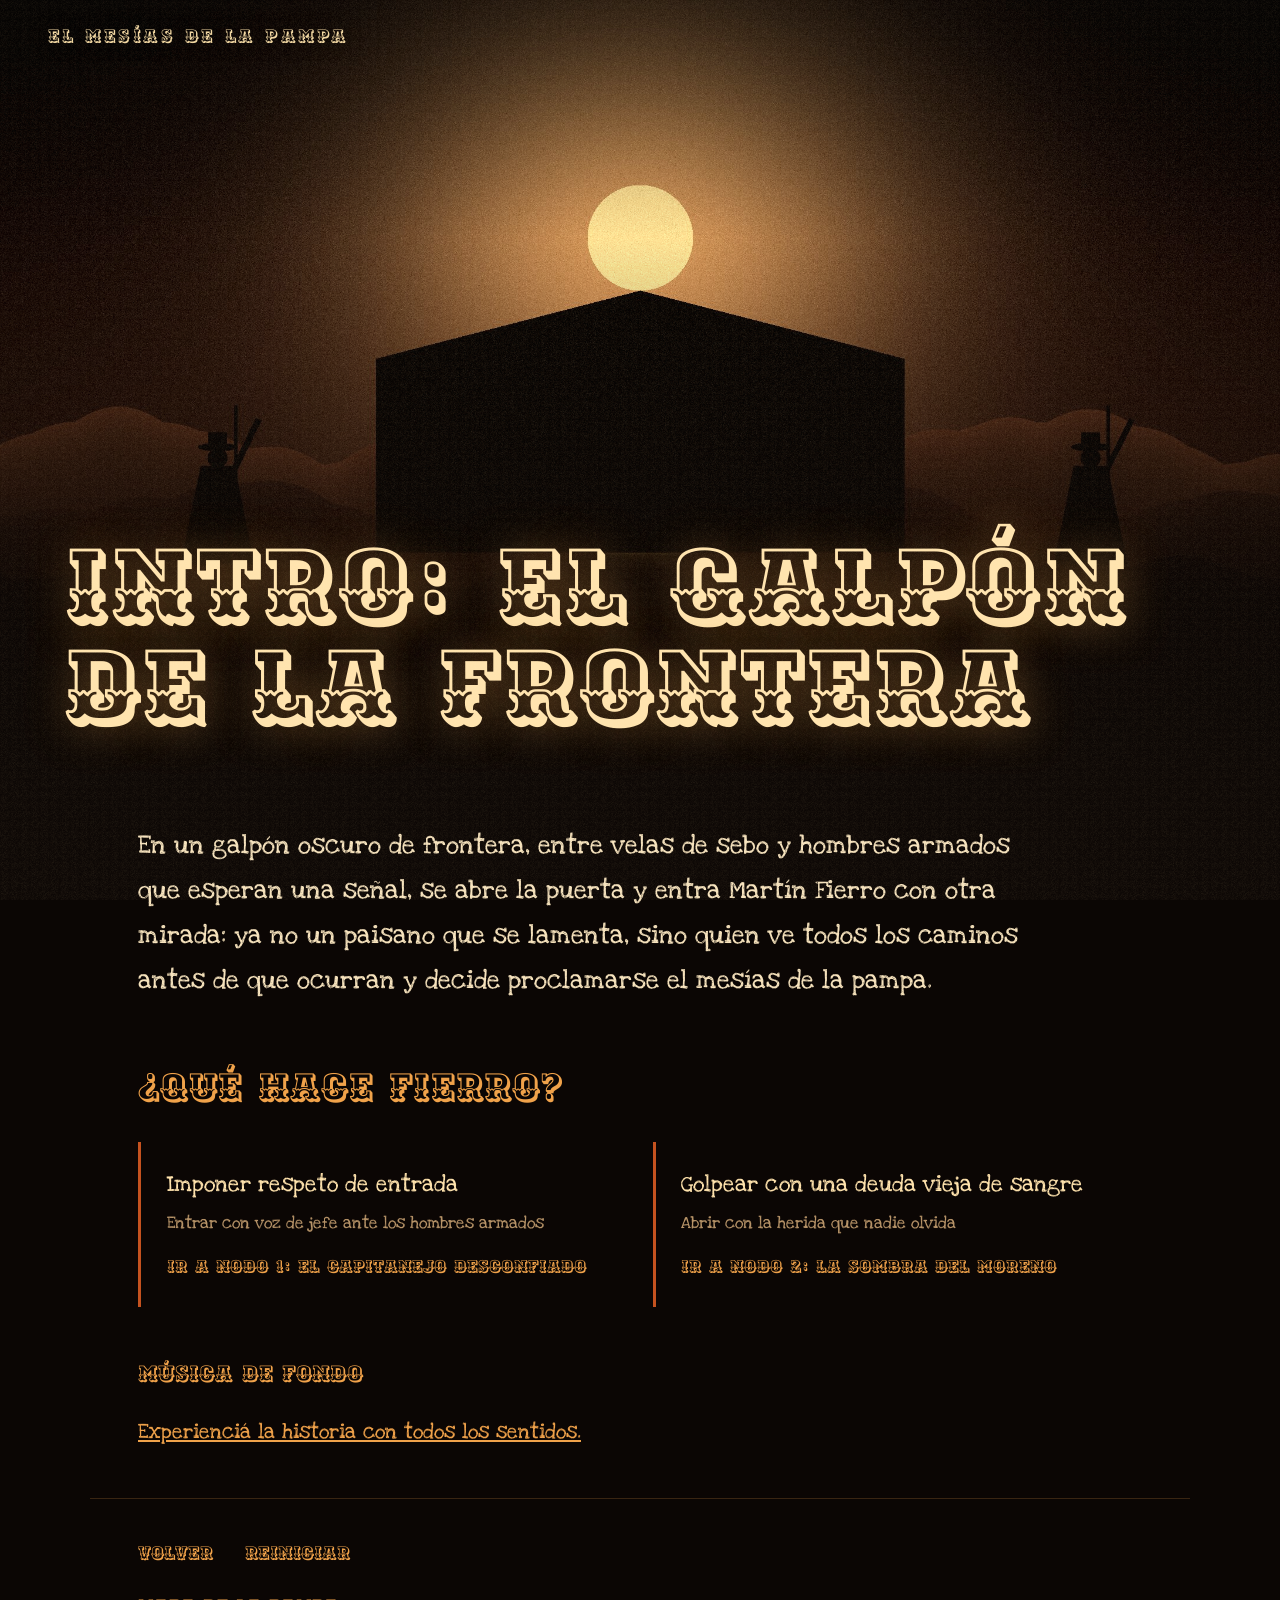
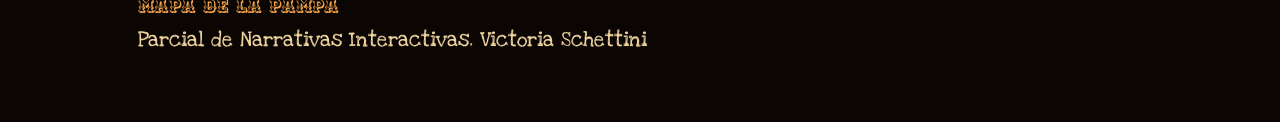
<file: index.html>
<!DOCTYPE html>
<html lang="es"><head><meta charset="utf-8"><meta name="viewport" content="width=device-width, initial-scale=1">
<title>Intro: El galpón de la frontera | El Mesías de la Pampa</title>
<script>if(sessionStorage.getItem('sand'))document.documentElement.classList.add('sand-in')</script>
<link rel="preconnect" href="https://fonts.googleapis.com"><link rel="preconnect" href="https://fonts.gstatic.com" crossorigin>
<link href="https://fonts.googleapis.com/css2?family=Ewert&family=Love+Ya+Like+A+Sister&display=swap" rel="stylesheet">
<link rel="stylesheet" href="style.css"></head>
<body>
<header class="top"><a class="brand" href="index.html">El Mesías de la Pampa</a></header>
<figure class="hero"><img src="0.jpg" srcset="0-1200.jpg 1200w, 0.jpg 2400w" sizes="100vw" width="2400" height="1350" alt="Un galpón de frontera de noche: en la puerta, la silueta de Martín Fierro recortada contra la luz de las velas, con paisanos armados a los costados." fetchpriority="high">
<figcaption><h1>Intro: El galpón de la frontera</h1></figcaption></figure>
<main><article><p class="story">En un galpón oscuro de frontera, entre velas de sebo y hombres armados que esperan una señal, se abre la puerta y entra Martín Fierro con otra mirada: ya no un paisano que se lamenta, sino quien ve todos los caminos antes de que ocurran y decide proclamarse el mesías de la pampa.</p>
<h2>¿Qué hace Fierro?</h2>
<nav class="choices" aria-label="Decisiones"><a class="choice" href="nodo1.html"><span class="act">Imponer respeto de entrada</span><small>Entrar con voz de jefe ante los hombres armados</small><em>Ir a nodo 1: El Capitanejo Desconfiado</em></a><a class="choice" href="nodo2.html"><span class="act">Golpear con una deuda vieja de sangre</span><small>Abrir con la herida que nadie olvida</small><em>Ir a nodo 2: La Sombra del Moreno</em></a></nav></article>
<aside class="ambient" aria-label="Ambientación sonora"><h2>Música de fondo</h2><div id="ambient"><noscript><a href="https://youtu.be/PqWY73VacnA?si=HnHsF3Y2TEaqvpaf" target="_blank" rel="noopener">Escuchar Los ejes de mi carreta en YouTube</a></noscript></div></aside></main>
<footer><nav class="tools" aria-label="Navegación"><a href="#" data-back>Volver</a><a href="index.html">Reiniciar</a></nav>
<details><summary>Mapa de la pampa</summary><ul class="map"><li><a href="index.html" aria-current="page">El galpón de la frontera</a></li><li><a href="nodo1.html">El Capitanejo Desconfiado</a></li><li><a href="nodo2.html">La Sombra del Moreno</a></li><li><a href="nodo3.html">El Rastreador Silencioso</a></li><li><a href="nodo4.html">La Vieja del Fogón</a></li><li><a href="nodo5.html">El Secreto del Cuatrero</a></li><li><a href="nodo6.html">El Viejo Milico Desertor</a></li><li><a href="nodo7.html">La Guitarra Colgada</a></li><li><a href="nodo8.html">El Juramento de Cruz</a></li><li><a href="nodo9.html">El Fuego de la Frontera</a></li><li><a href="nodo10.html">La Mirada en la Puerta</a></li><li><a href="final-a.html">El destino de guerra</a></li><li><a href="final-b.html">El mesías de la pampa</a></li></ul></details><p class="credit">Parcial de Narrativas Interactivas. Victoria Schettini</p></footer>
<script src="media.js"></script><script src="sand.js"></script></body></html>
</file>
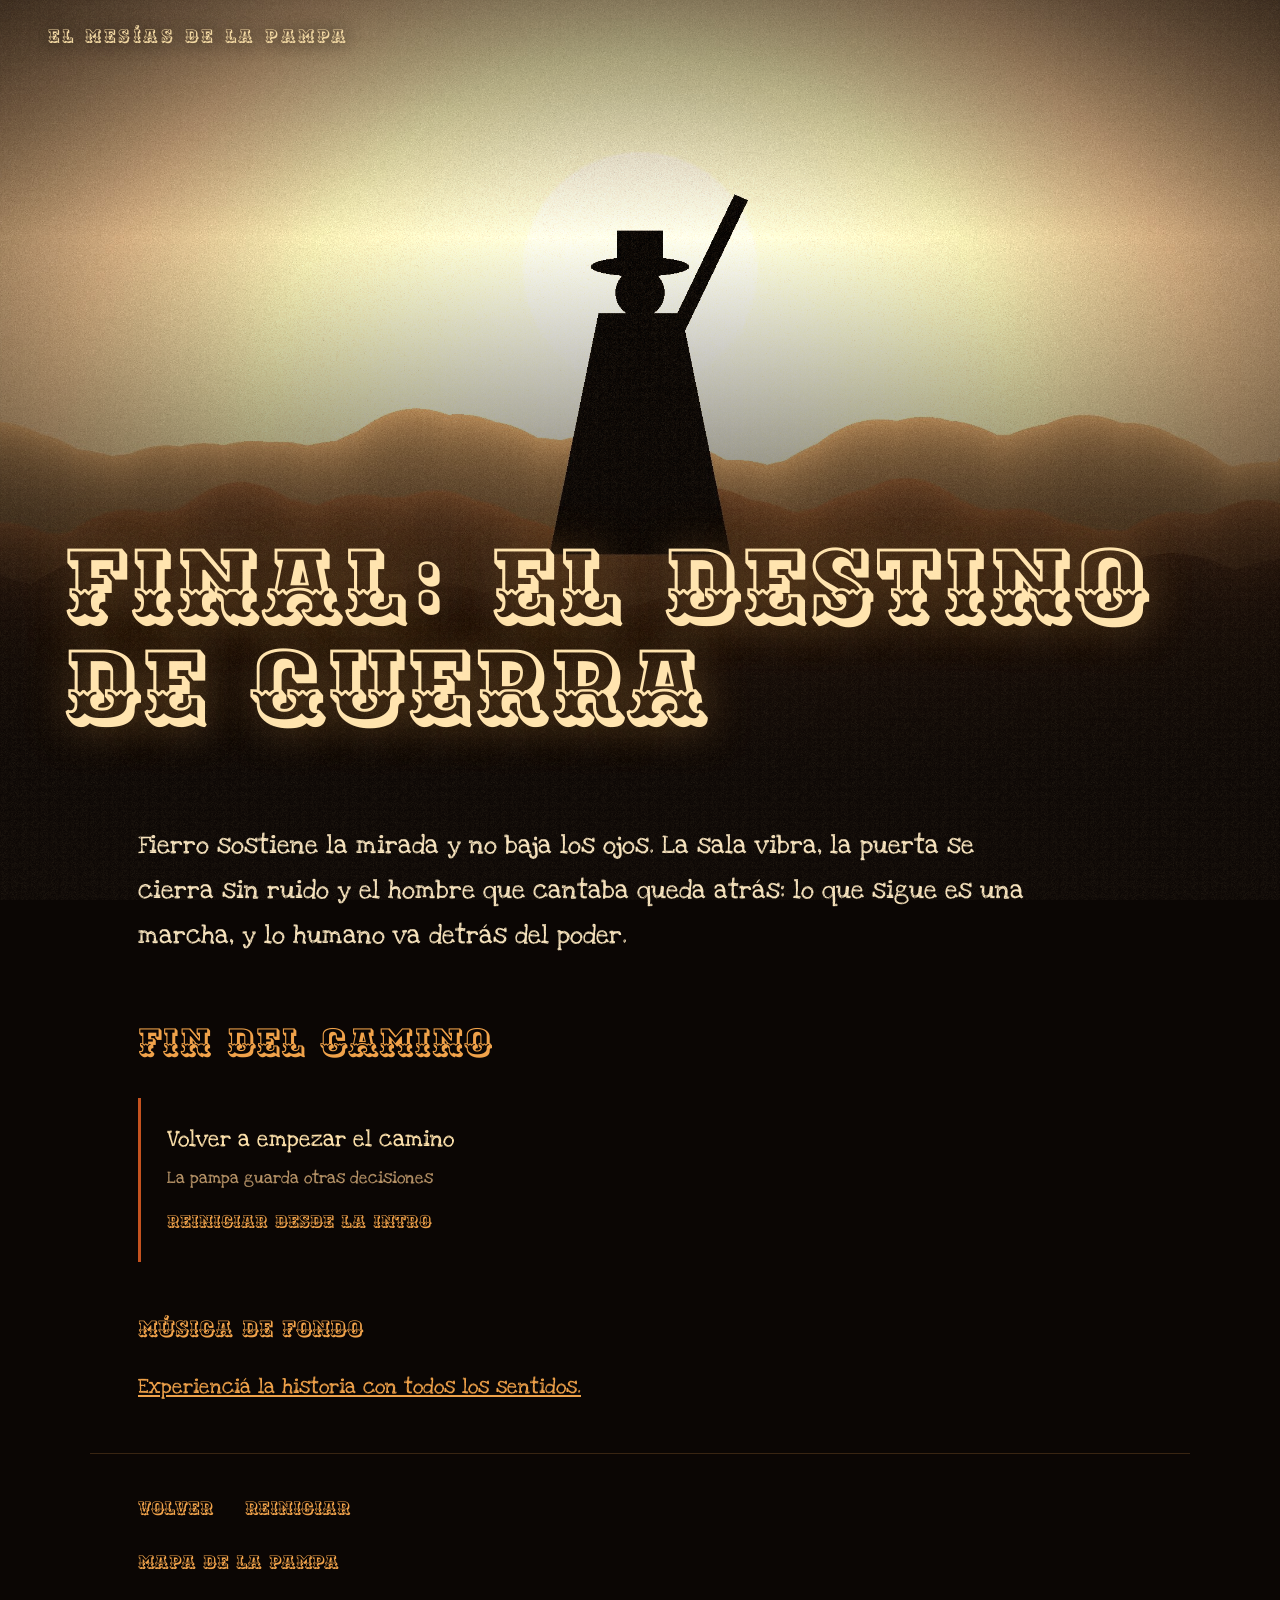
<file: final-a.html>
<!DOCTYPE html>
<html lang="es"><head><meta charset="utf-8"><meta name="viewport" content="width=device-width, initial-scale=1">
<title>Final: El destino de guerra | El Mesías de la Pampa</title>
<script>if(sessionStorage.getItem('sand'))document.documentElement.classList.add('sand-in')</script>
<link rel="preconnect" href="https://fonts.googleapis.com"><link rel="preconnect" href="https://fonts.gstatic.com" crossorigin>
<link href="https://fonts.googleapis.com/css2?family=Ewert&family=Love+Ya+Like+A+Sister&display=swap" rel="stylesheet">
<link rel="stylesheet" href="style.css"></head>
<body>
<header class="top"><a class="brand" href="index.html">El Mesías de la Pampa</a></header>
<figure class="hero"><img src="a.jpg" srcset="a-1200.jpg 1200w, a.jpg 2400w" sizes="100vw" width="2400" height="1350" alt="Una única figura con el brazo en alto sobre una duna pálida, frente a un sol enorme." fetchpriority="high">
<figcaption><h1>Final: El destino de guerra</h1></figcaption></figure>
<main><article><p class="story">Fierro sostiene la mirada y no baja los ojos. La sala vibra, la puerta se cierra sin ruido y el hombre que cantaba queda atrás: lo que sigue es una marcha, y lo humano va detrás del poder.</p>
<h2>Fin del camino</h2>
<nav class="choices" aria-label="Decisiones"><a class="choice" href="index.html"><span class="act">Volver a empezar el camino</span><small>La pampa guarda otras decisiones</small><em>Reiniciar desde la Intro</em></a></nav></article>
<aside class="ambient" aria-label="Ambientación sonora"><h2>Música de fondo</h2><div id="ambient"><noscript><a href="https://www.youtube.com/results?search_query=Atahualpa+Yupanqui+Los+ejes+de+mi+carreta" target="_blank" rel="noopener">Escuchar Los ejes de mi carreta en YouTube</a></noscript></div></aside></main>
<footer><nav class="tools" aria-label="Navegación"><a href="#" data-back>Volver</a><a href="index.html">Reiniciar</a></nav>
<details><summary>Mapa de la pampa</summary><ul class="map"><li><a href="index.html">El galpón de la frontera</a></li><li><a href="nodo1.html">El Capitanejo Desconfiado</a></li><li><a href="nodo2.html">La Sombra del Moreno</a></li><li><a href="nodo3.html">El Rastreador Silencioso</a></li><li><a href="nodo4.html">La Vieja del Fogón</a></li><li><a href="nodo5.html">El Secreto del Cuatrero</a></li><li><a href="nodo6.html">El Viejo Milico Desertor</a></li><li><a href="nodo7.html">La Guitarra Colgada</a></li><li><a href="nodo8.html">El Juramento de Cruz</a></li><li><a href="nodo9.html">El Fuego de la Frontera</a></li><li><a href="nodo10.html">La Mirada en la Puerta</a></li><li><a href="final-a.html" aria-current="page">El destino de guerra</a></li><li><a href="final-b.html">El mesías de la pampa</a></li></ul></details></footer>
<script src="media.js"></script><script src="sand.js"></script></body></html>
</file>
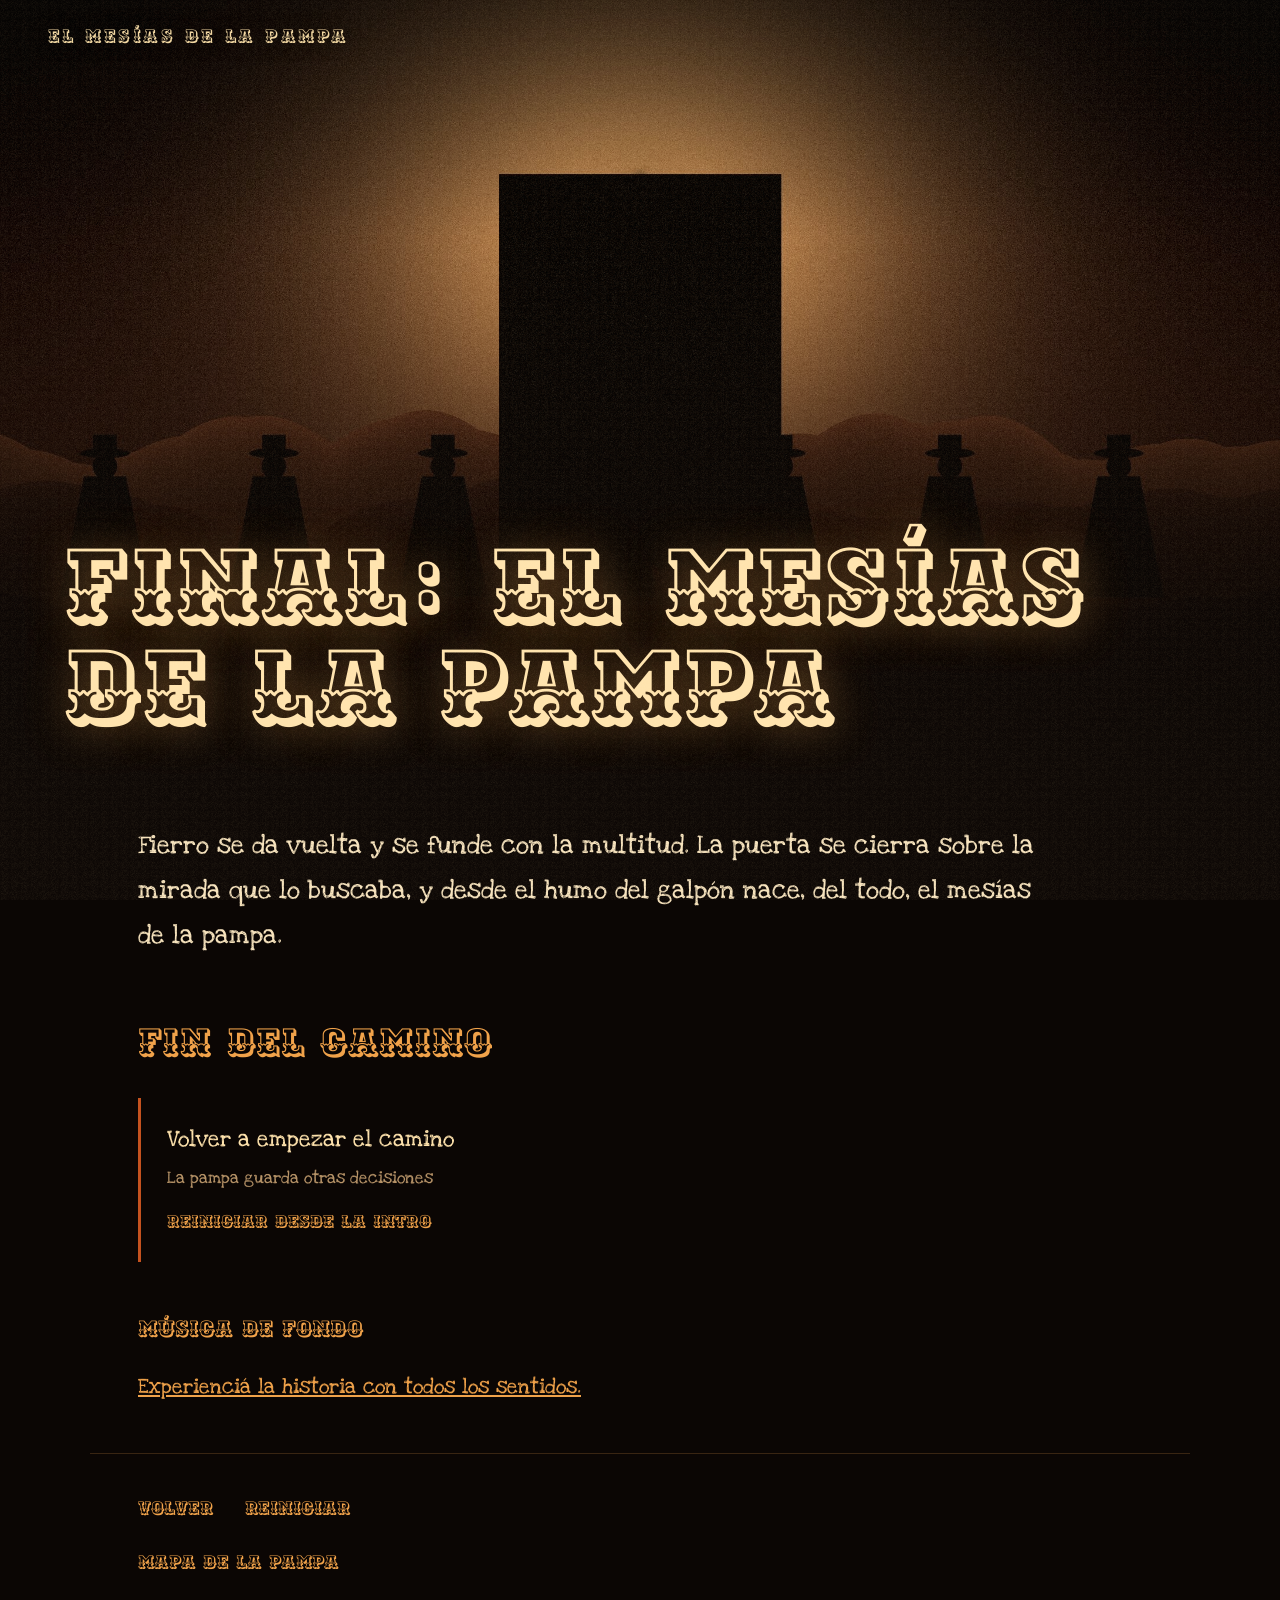
<file: final-b.html>
<!DOCTYPE html>
<html lang="es"><head><meta charset="utf-8"><meta name="viewport" content="width=device-width, initial-scale=1">
<title>Final: El mesías de la pampa | El Mesías de la Pampa</title>
<script>if(sessionStorage.getItem('sand'))document.documentElement.classList.add('sand-in')</script>
<link rel="preconnect" href="https://fonts.googleapis.com"><link rel="preconnect" href="https://fonts.gstatic.com" crossorigin>
<link href="https://fonts.googleapis.com/css2?family=Ewert&family=Love+Ya+Like+A+Sister&display=swap" rel="stylesheet">
<link rel="stylesheet" href="style.css"></head>
<body>
<header class="top"><a class="brand" href="index.html">El Mesías de la Pampa</a></header>
<figure class="hero"><img src="b.jpg" srcset="b-1200.jpg 1200w, b.jpg 2400w" sizes="100vw" width="2400" height="1350" alt="Una multitud de siluetas ante un portón cerrado del que se filtra una línea de luz." fetchpriority="high">
<figcaption><h1>Final: El mesías de la pampa</h1></figcaption></figure>
<main><article><p class="story">Fierro se da vuelta y se funde con la multitud. La puerta se cierra sobre la mirada que lo buscaba, y desde el humo del galpón nace, del todo, el mesías de la pampa.</p>
<h2>Fin del camino</h2>
<nav class="choices" aria-label="Decisiones"><a class="choice" href="index.html"><span class="act">Volver a empezar el camino</span><small>La pampa guarda otras decisiones</small><em>Reiniciar desde la Intro</em></a></nav></article>
<aside class="ambient" aria-label="Ambientación sonora"><h2>Música de fondo</h2><div id="ambient"><noscript><a href="https://www.youtube.com/results?search_query=Atahualpa+Yupanqui+Los+ejes+de+mi+carreta" target="_blank" rel="noopener">Escuchar Los ejes de mi carreta en YouTube</a></noscript></div></aside></main>
<footer><nav class="tools" aria-label="Navegación"><a href="#" data-back>Volver</a><a href="index.html">Reiniciar</a></nav>
<details><summary>Mapa de la pampa</summary><ul class="map"><li><a href="index.html">El galpón de la frontera</a></li><li><a href="nodo1.html">El Capitanejo Desconfiado</a></li><li><a href="nodo2.html">La Sombra del Moreno</a></li><li><a href="nodo3.html">El Rastreador Silencioso</a></li><li><a href="nodo4.html">La Vieja del Fogón</a></li><li><a href="nodo5.html">El Secreto del Cuatrero</a></li><li><a href="nodo6.html">El Viejo Milico Desertor</a></li><li><a href="nodo7.html">La Guitarra Colgada</a></li><li><a href="nodo8.html">El Juramento de Cruz</a></li><li><a href="nodo9.html">El Fuego de la Frontera</a></li><li><a href="nodo10.html">La Mirada en la Puerta</a></li><li><a href="final-a.html">El destino de guerra</a></li><li><a href="final-b.html" aria-current="page">El mesías de la pampa</a></li></ul></details></footer>
<script src="media.js"></script><script src="sand.js"></script></body></html>
</file>
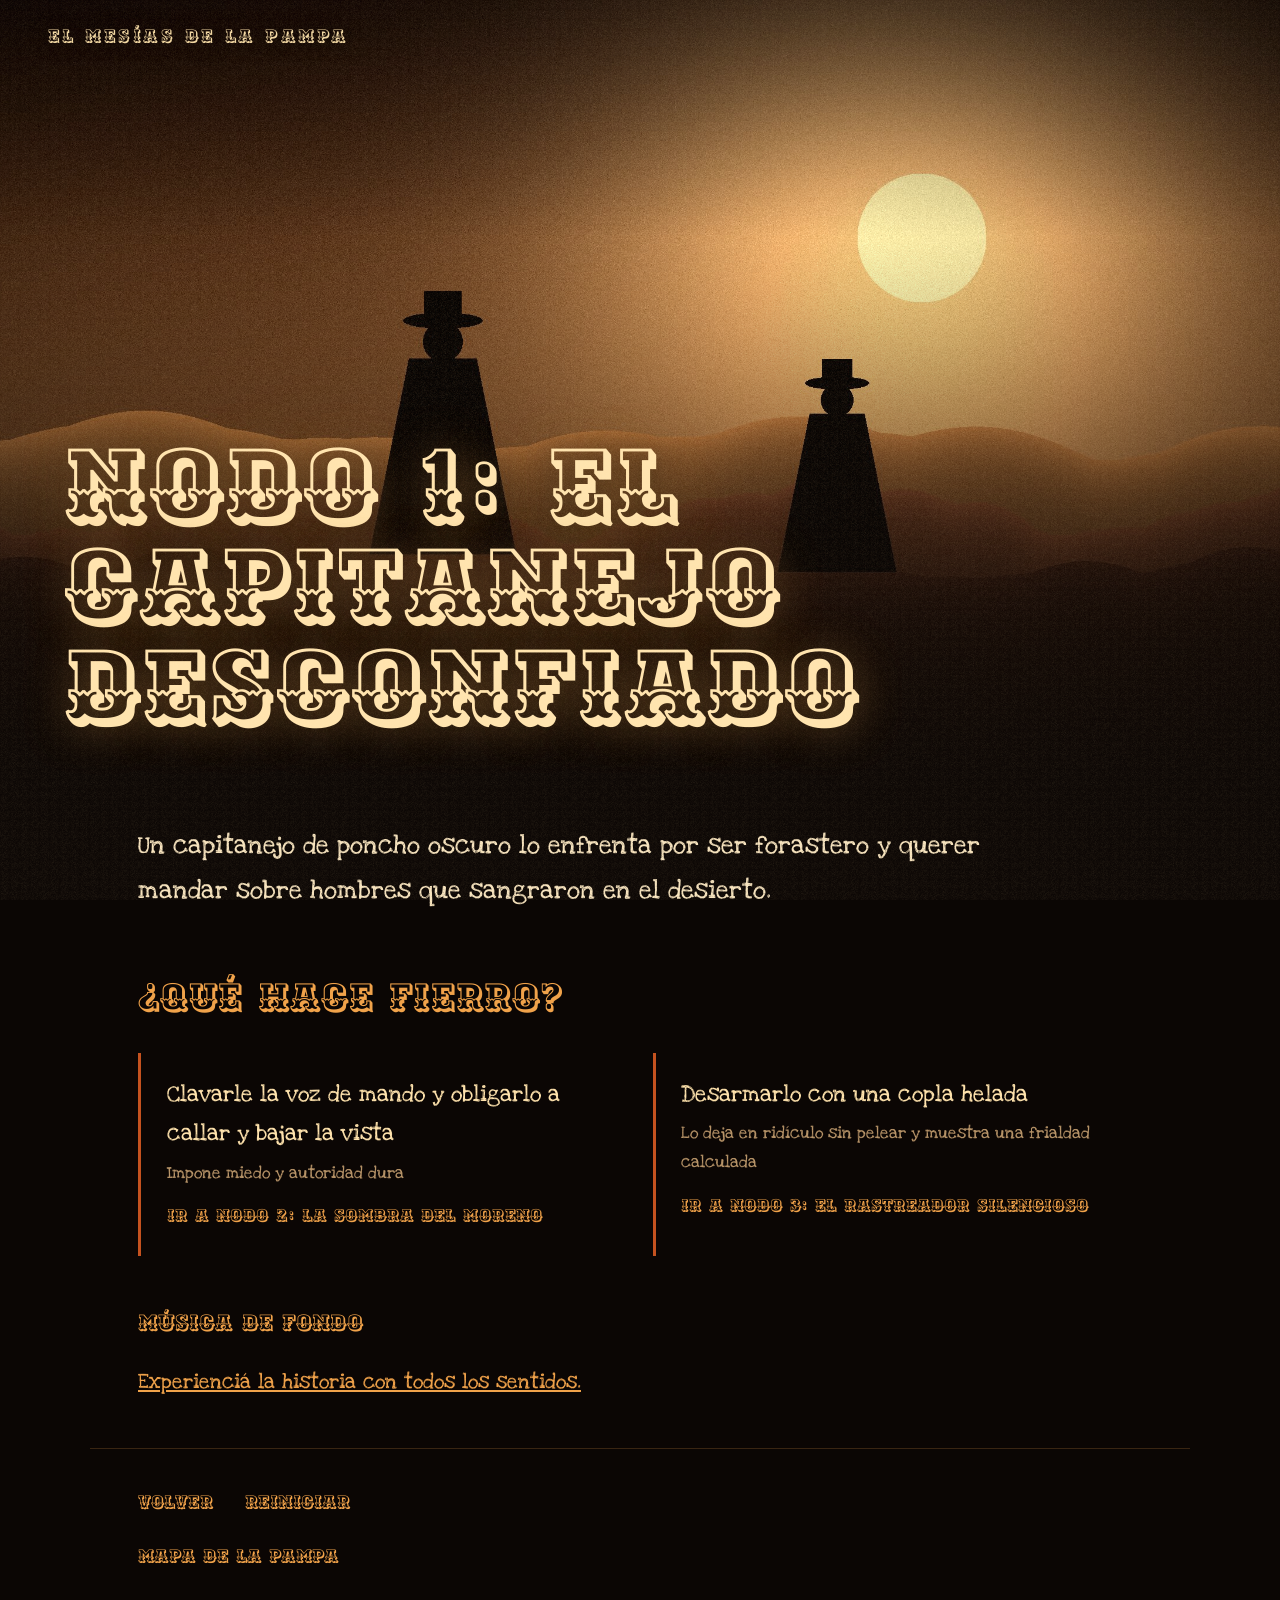
<file: nodo1.html>
<!DOCTYPE html>
<html lang="es"><head><meta charset="utf-8"><meta name="viewport" content="width=device-width, initial-scale=1">
<title>Nodo 1: El Capitanejo Desconfiado | El Mesías de la Pampa</title>
<script>if(sessionStorage.getItem('sand'))document.documentElement.classList.add('sand-in')</script>
<link rel="preconnect" href="https://fonts.googleapis.com"><link rel="preconnect" href="https://fonts.gstatic.com" crossorigin>
<link href="https://fonts.googleapis.com/css2?family=Ewert&family=Love+Ya+Like+A+Sister&display=swap" rel="stylesheet">
<link rel="stylesheet" href="style.css"></head>
<body>
<header class="top"><a class="brand" href="index.html">El Mesías de la Pampa</a></header>
<figure class="hero"><img src="1.jpg" srcset="1-1200.jpg 1200w, 1.jpg 2400w" sizes="100vw" width="2400" height="1350" alt="Dos siluetas con poncho, frente a frente sobre una duna al atardecer: Fierro y el capitanejo se miden bajo un sol enorme." fetchpriority="high">
<figcaption><h1>Nodo 1: El Capitanejo Desconfiado</h1></figcaption></figure>
<main><article><p class="story">Un capitanejo de poncho oscuro lo enfrenta por ser forastero y querer mandar sobre hombres que sangraron en el desierto.</p>
<h2>¿Qué hace Fierro?</h2>
<nav class="choices" aria-label="Decisiones"><a class="choice" href="nodo2.html"><span class="act">Clavarle la voz de mando y obligarlo a callar y bajar la vista</span><small>Impone miedo y autoridad dura</small><em>Ir a nodo 2: La Sombra del Moreno</em></a><a class="choice" href="nodo3.html"><span class="act">Desarmarlo con una copla helada</span><small>Lo deja en ridículo sin pelear y muestra una frialdad calculada</small><em>Ir a nodo 3: El Rastreador Silencioso</em></a></nav></article>
<aside class="ambient" aria-label="Ambientación sonora"><h2>Música de fondo</h2><div id="ambient"><noscript><a href="https://www.youtube.com/results?search_query=Atahualpa+Yupanqui+Los+ejes+de+mi+carreta" target="_blank" rel="noopener">Escuchar Los ejes de mi carreta en YouTube</a></noscript></div></aside></main>
<footer><nav class="tools" aria-label="Navegación"><a href="#" data-back>Volver</a><a href="index.html">Reiniciar</a></nav>
<details><summary>Mapa de la pampa</summary><ul class="map"><li><a href="index.html">El galpón de la frontera</a></li><li><a href="nodo1.html" aria-current="page">El Capitanejo Desconfiado</a></li><li><a href="nodo2.html">La Sombra del Moreno</a></li><li><a href="nodo3.html">El Rastreador Silencioso</a></li><li><a href="nodo4.html">La Vieja del Fogón</a></li><li><a href="nodo5.html">El Secreto del Cuatrero</a></li><li><a href="nodo6.html">El Viejo Milico Desertor</a></li><li><a href="nodo7.html">La Guitarra Colgada</a></li><li><a href="nodo8.html">El Juramento de Cruz</a></li><li><a href="nodo9.html">El Fuego de la Frontera</a></li><li><a href="nodo10.html">La Mirada en la Puerta</a></li><li><a href="final-a.html">El destino de guerra</a></li><li><a href="final-b.html">El mesías de la pampa</a></li></ul></details></footer>
<script src="media.js"></script><script src="sand.js"></script></body></html>
</file>
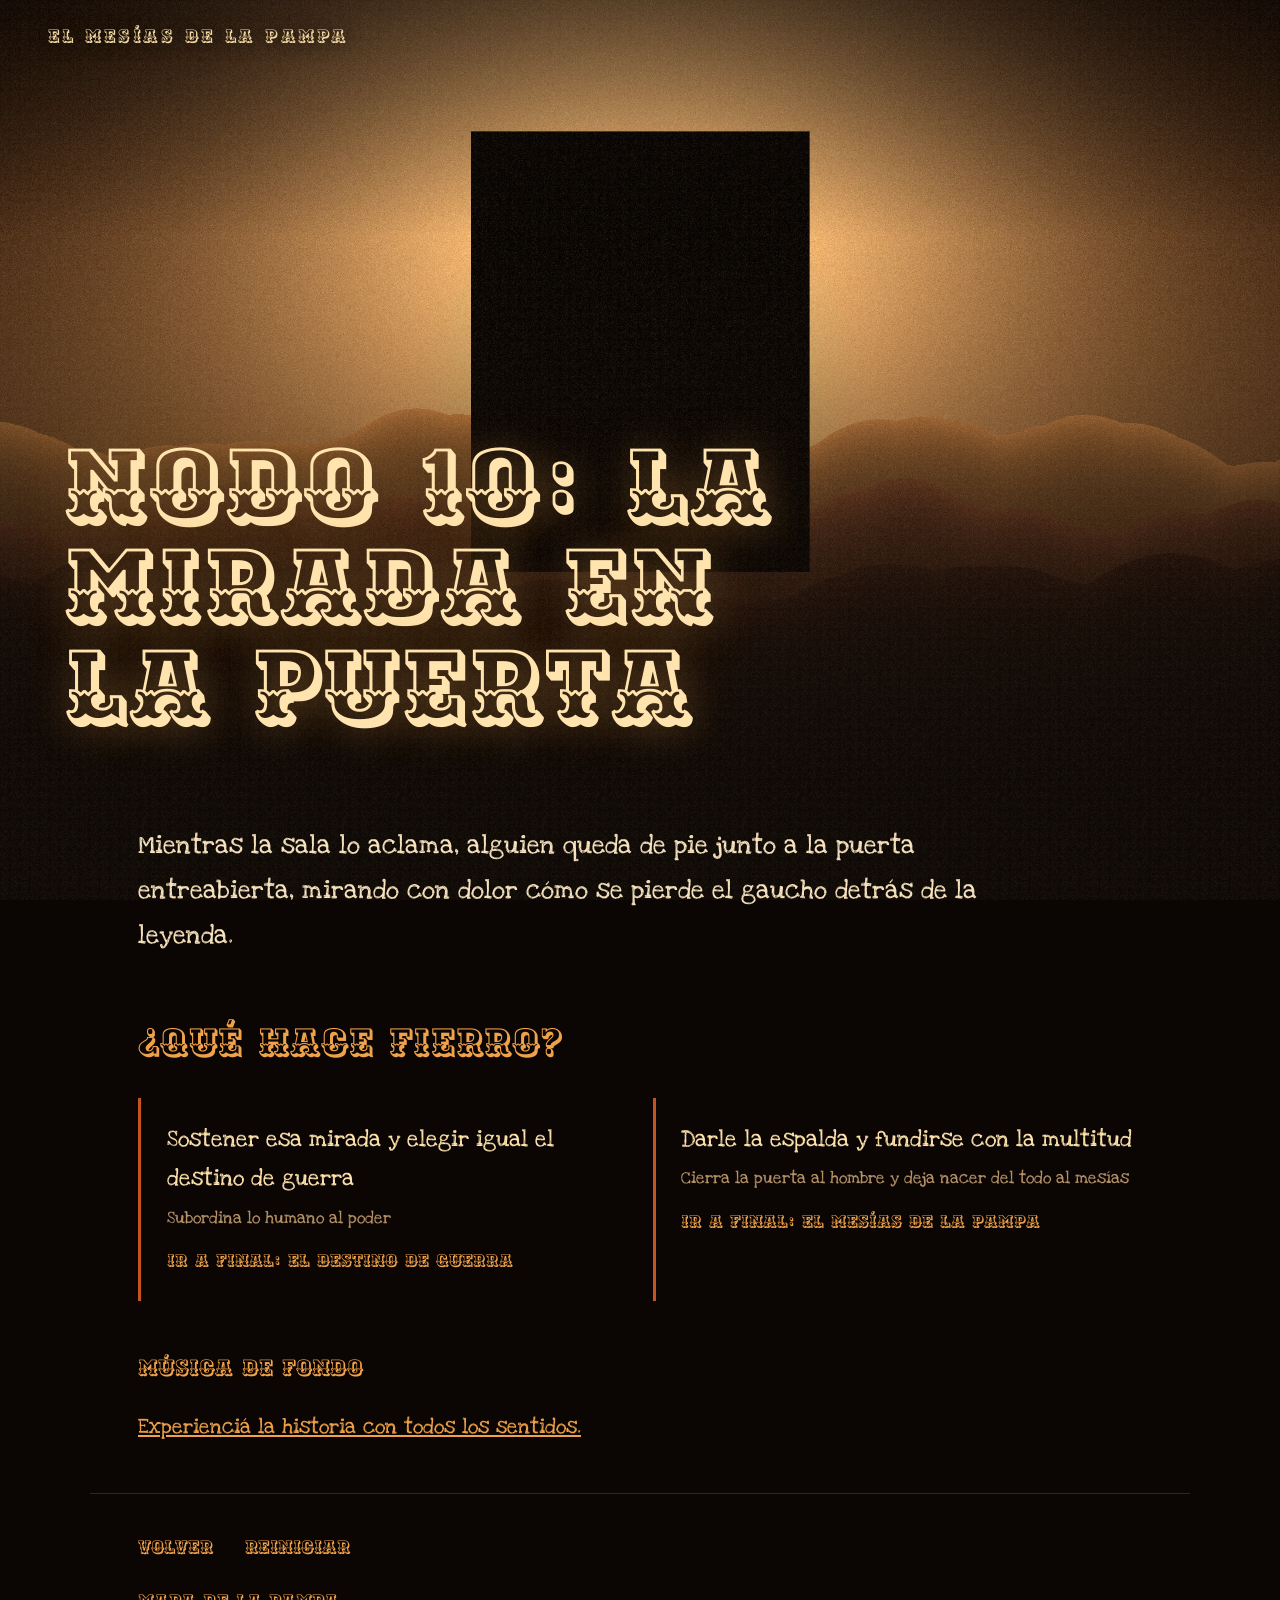
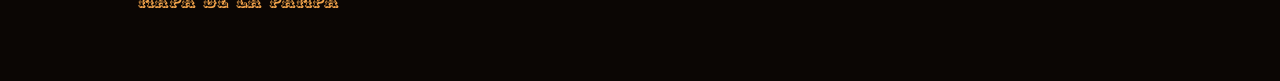
<file: nodo10.html>
<!DOCTYPE html>
<html lang="es"><head><meta charset="utf-8"><meta name="viewport" content="width=device-width, initial-scale=1">
<title>Nodo 10: La Mirada en la Puerta | El Mesías de la Pampa</title>
<script>if(sessionStorage.getItem('sand'))document.documentElement.classList.add('sand-in')</script>
<link rel="preconnect" href="https://fonts.googleapis.com"><link rel="preconnect" href="https://fonts.gstatic.com" crossorigin>
<link href="https://fonts.googleapis.com/css2?family=Ewert&family=Love+Ya+Like+A+Sister&display=swap" rel="stylesheet">
<link rel="stylesheet" href="style.css"></head>
<body>
<header class="top"><a class="brand" href="index.html">El Mesías de la Pampa</a></header>
<figure class="hero"><img src="10.jpg" srcset="10-1200.jpg 1200w, 10.jpg 2400w" sizes="100vw" width="2400" height="1350" alt="Una puerta entreabierta con una franja de luz dorada; en el umbral, una silueta inmóvil mira hacia el interior." fetchpriority="high">
<figcaption><h1>Nodo 10: La Mirada en la Puerta</h1></figcaption></figure>
<main><article><p class="story">Mientras la sala lo aclama, alguien queda de pie junto a la puerta entreabierta, mirando con dolor cómo se pierde el gaucho detrás de la leyenda.</p>
<h2>¿Qué hace Fierro?</h2>
<nav class="choices" aria-label="Decisiones"><a class="choice" href="final-a.html"><span class="act">Sostener esa mirada y elegir igual el destino de guerra</span><small>Subordina lo humano al poder</small><em>Ir a final: El destino de guerra</em></a><a class="choice" href="final-b.html"><span class="act">Darle la espalda y fundirse con la multitud</span><small>Cierra la puerta al hombre y deja nacer del todo al mesías</small><em>Ir a final: El mesías de la pampa</em></a></nav></article>
<aside class="ambient" aria-label="Ambientación sonora"><h2>Música de fondo</h2><div id="ambient"><noscript><a href="https://www.youtube.com/results?search_query=Atahualpa+Yupanqui+Los+ejes+de+mi+carreta" target="_blank" rel="noopener">Escuchar Los ejes de mi carreta en YouTube</a></noscript></div></aside></main>
<footer><nav class="tools" aria-label="Navegación"><a href="#" data-back>Volver</a><a href="index.html">Reiniciar</a></nav>
<details><summary>Mapa de la pampa</summary><ul class="map"><li><a href="index.html">El galpón de la frontera</a></li><li><a href="nodo1.html">El Capitanejo Desconfiado</a></li><li><a href="nodo2.html">La Sombra del Moreno</a></li><li><a href="nodo3.html">El Rastreador Silencioso</a></li><li><a href="nodo4.html">La Vieja del Fogón</a></li><li><a href="nodo5.html">El Secreto del Cuatrero</a></li><li><a href="nodo6.html">El Viejo Milico Desertor</a></li><li><a href="nodo7.html">La Guitarra Colgada</a></li><li><a href="nodo8.html">El Juramento de Cruz</a></li><li><a href="nodo9.html">El Fuego de la Frontera</a></li><li><a href="nodo10.html" aria-current="page">La Mirada en la Puerta</a></li><li><a href="final-a.html">El destino de guerra</a></li><li><a href="final-b.html">El mesías de la pampa</a></li></ul></details></footer>
<script src="media.js"></script><script src="sand.js"></script></body></html>
</file>
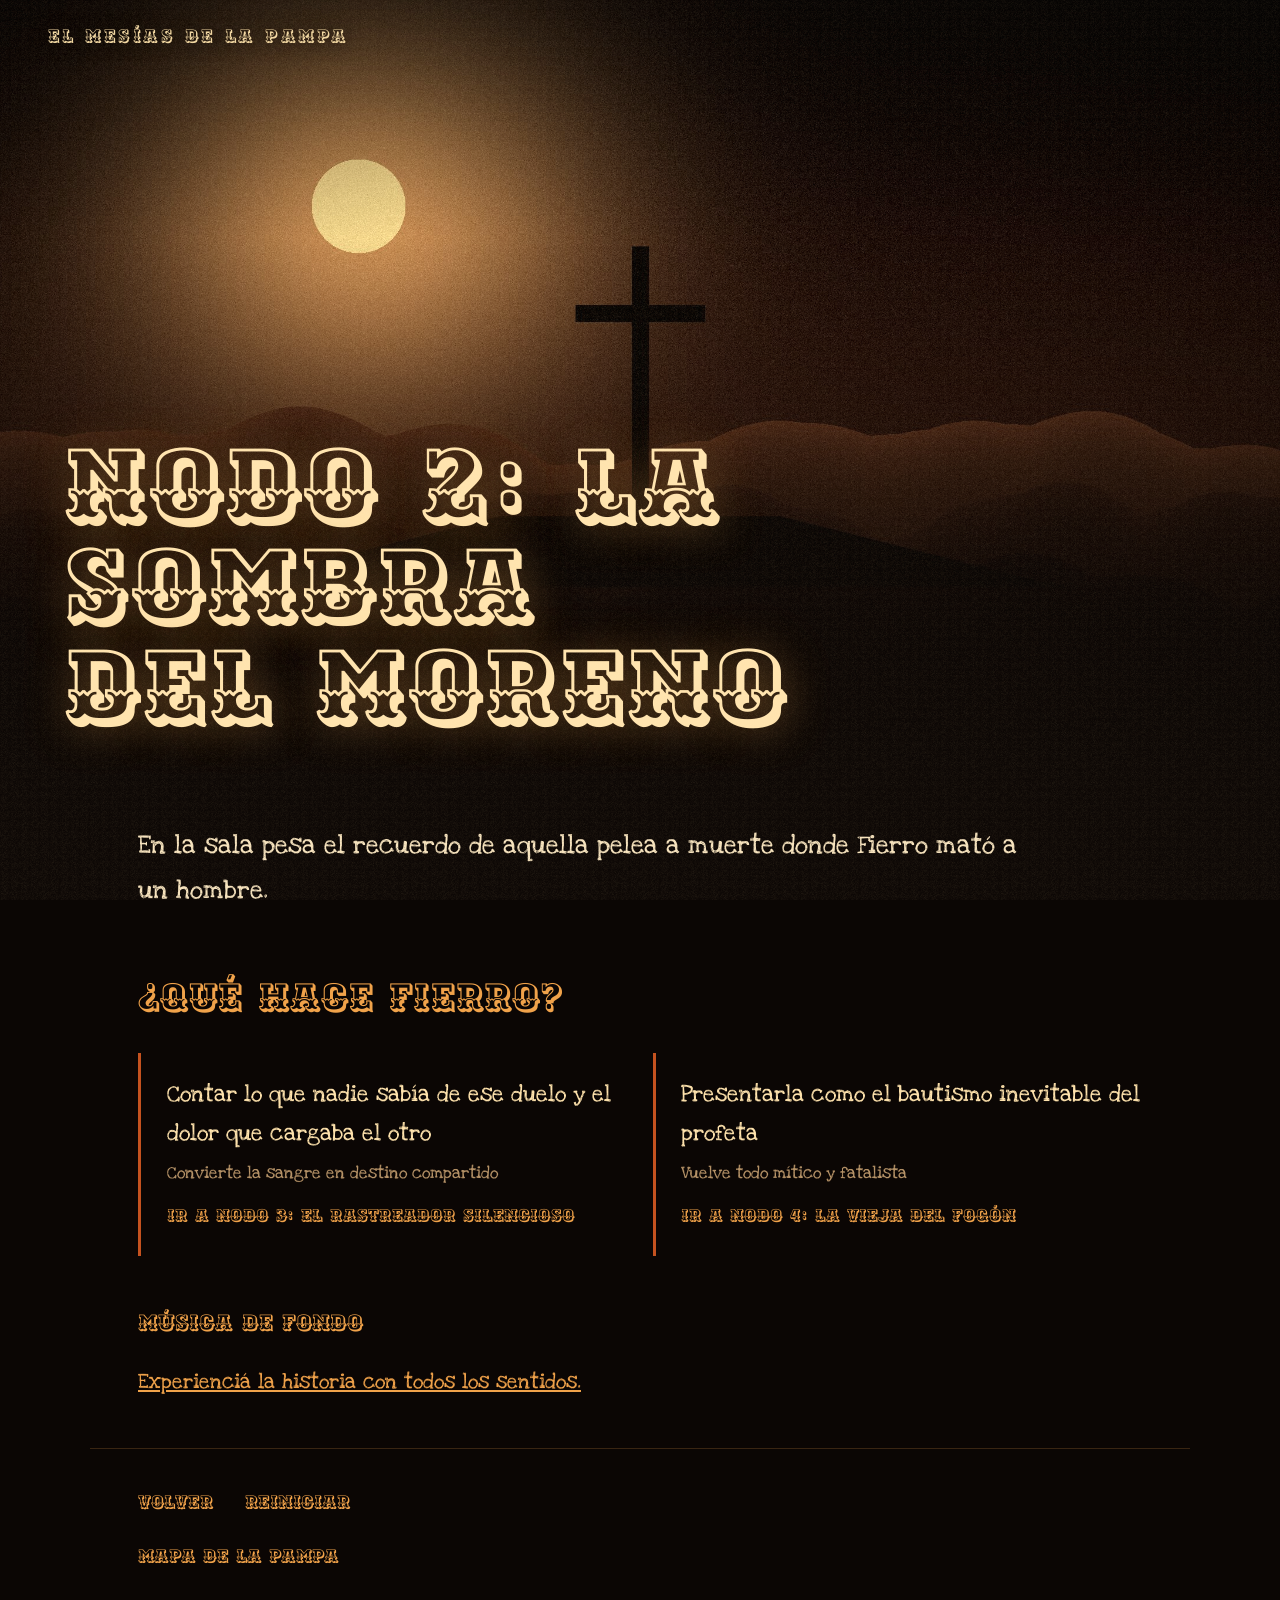
<file: nodo2.html>
<!DOCTYPE html>
<html lang="es"><head><meta charset="utf-8"><meta name="viewport" content="width=device-width, initial-scale=1">
<title>Nodo 2: La Sombra del Moreno | El Mesías de la Pampa</title>
<script>if(sessionStorage.getItem('sand'))document.documentElement.classList.add('sand-in')</script>
<link rel="preconnect" href="https://fonts.googleapis.com"><link rel="preconnect" href="https://fonts.gstatic.com" crossorigin>
<link href="https://fonts.googleapis.com/css2?family=Ewert&family=Love+Ya+Like+A+Sister&display=swap" rel="stylesheet">
<link rel="stylesheet" href="style.css"></head>
<body>
<header class="top"><a class="brand" href="index.html">El Mesías de la Pampa</a></header>
<figure class="hero"><img src="2.jpg" srcset="2-1200.jpg 1200w, 2.jpg 2400w" sizes="100vw" width="2400" height="1350" alt="Una cruz de madera sobre un montículo de arena, bajo una luna anaranjada: la tumba del hombre que Fierro mató." fetchpriority="high">
<figcaption><h1>Nodo 2: La Sombra del Moreno</h1></figcaption></figure>
<main><article><p class="story">En la sala pesa el recuerdo de aquella pelea a muerte donde Fierro mató a un hombre.</p>
<h2>¿Qué hace Fierro?</h2>
<nav class="choices" aria-label="Decisiones"><a class="choice" href="nodo3.html"><span class="act">Contar lo que nadie sabía de ese duelo y el dolor que cargaba el otro</span><small>Convierte la sangre en destino compartido</small><em>Ir a nodo 3: El Rastreador Silencioso</em></a><a class="choice" href="nodo4.html"><span class="act">Presentarla como el bautismo inevitable del profeta</span><small>Vuelve todo mítico y fatalista</small><em>Ir a nodo 4: La Vieja del Fogón</em></a></nav></article>
<aside class="ambient" aria-label="Ambientación sonora"><h2>Música de fondo</h2><div id="ambient"><noscript><a href="https://www.youtube.com/results?search_query=Atahualpa+Yupanqui+Los+ejes+de+mi+carreta" target="_blank" rel="noopener">Escuchar Los ejes de mi carreta en YouTube</a></noscript></div></aside></main>
<footer><nav class="tools" aria-label="Navegación"><a href="#" data-back>Volver</a><a href="index.html">Reiniciar</a></nav>
<details><summary>Mapa de la pampa</summary><ul class="map"><li><a href="index.html">El galpón de la frontera</a></li><li><a href="nodo1.html">El Capitanejo Desconfiado</a></li><li><a href="nodo2.html" aria-current="page">La Sombra del Moreno</a></li><li><a href="nodo3.html">El Rastreador Silencioso</a></li><li><a href="nodo4.html">La Vieja del Fogón</a></li><li><a href="nodo5.html">El Secreto del Cuatrero</a></li><li><a href="nodo6.html">El Viejo Milico Desertor</a></li><li><a href="nodo7.html">La Guitarra Colgada</a></li><li><a href="nodo8.html">El Juramento de Cruz</a></li><li><a href="nodo9.html">El Fuego de la Frontera</a></li><li><a href="nodo10.html">La Mirada en la Puerta</a></li><li><a href="final-a.html">El destino de guerra</a></li><li><a href="final-b.html">El mesías de la pampa</a></li></ul></details></footer>
<script src="media.js"></script><script src="sand.js"></script></body></html>
</file>
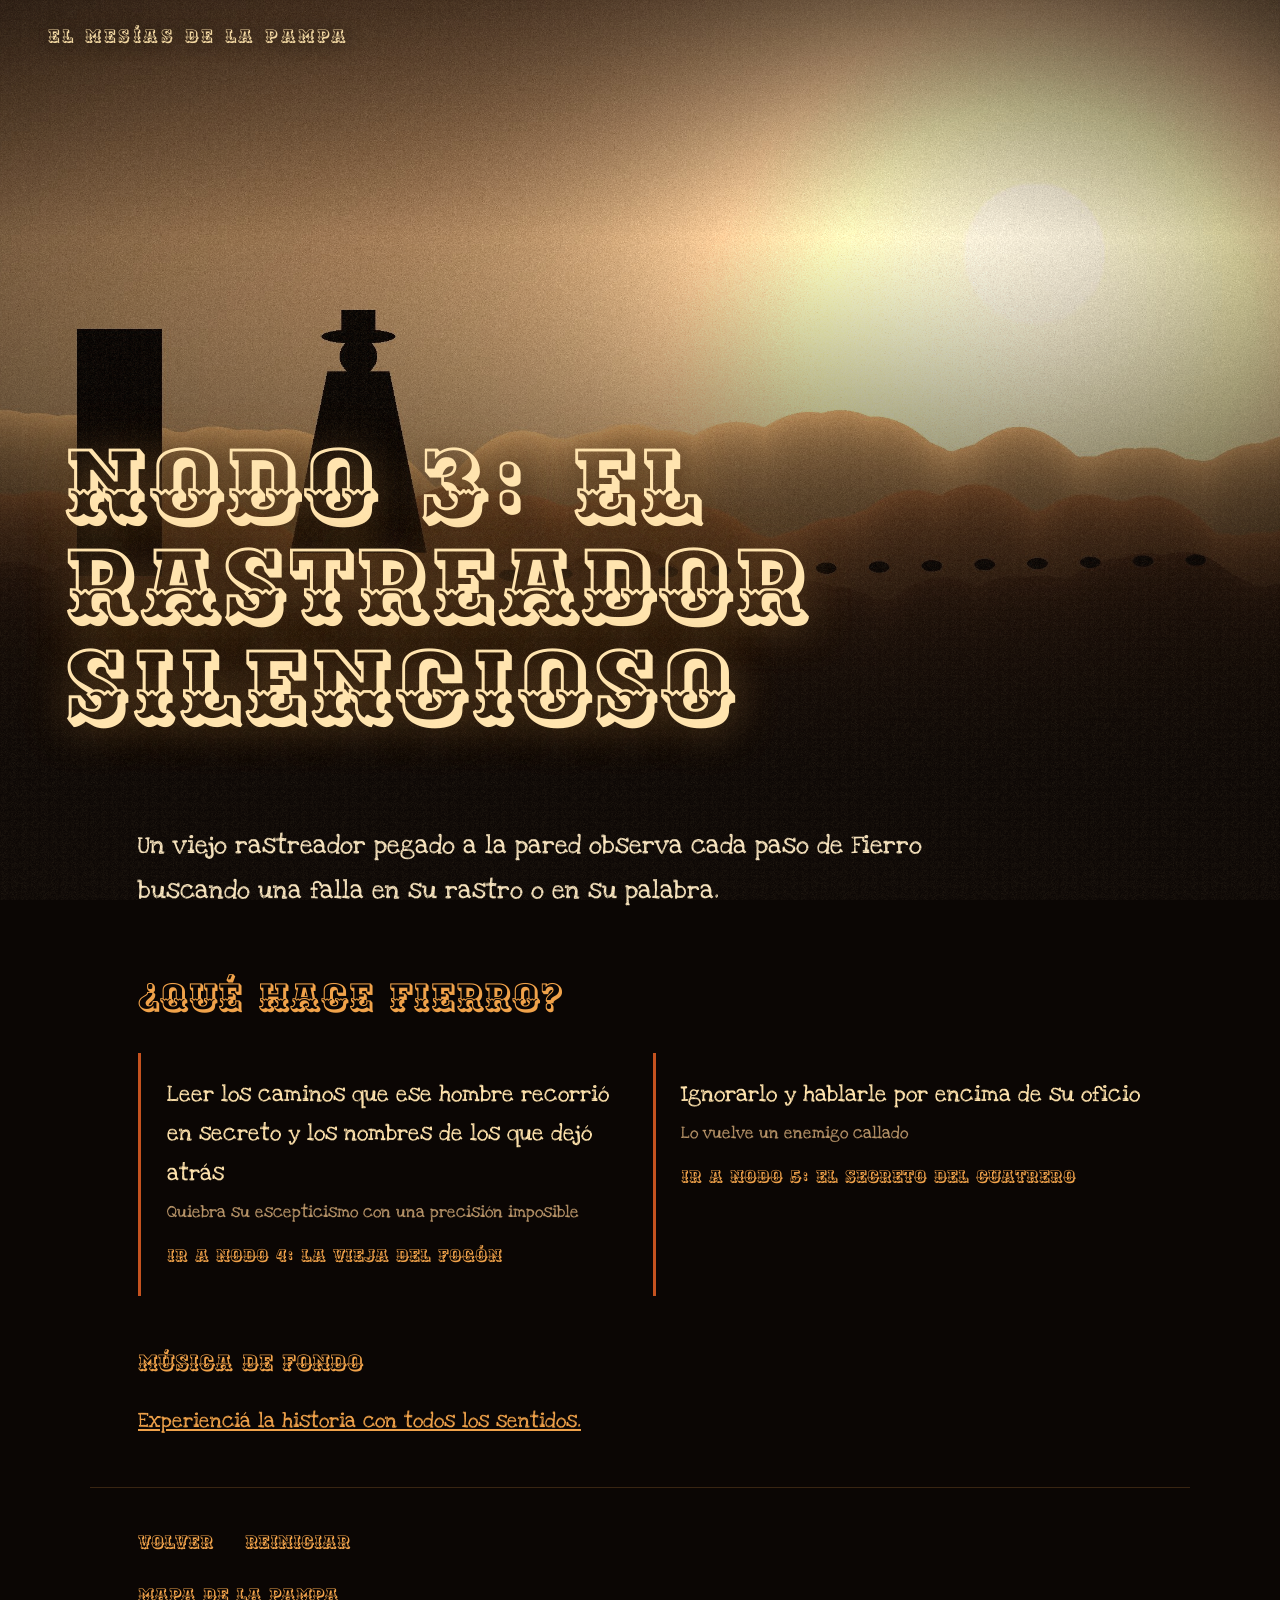
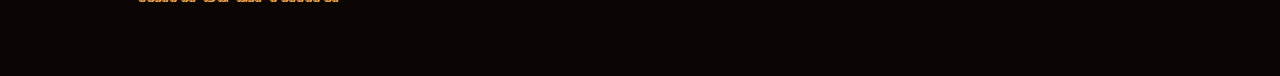
<file: nodo3.html>
<!DOCTYPE html>
<html lang="es"><head><meta charset="utf-8"><meta name="viewport" content="width=device-width, initial-scale=1">
<title>Nodo 3: El Rastreador Silencioso | El Mesías de la Pampa</title>
<script>if(sessionStorage.getItem('sand'))document.documentElement.classList.add('sand-in')</script>
<link rel="preconnect" href="https://fonts.googleapis.com"><link rel="preconnect" href="https://fonts.gstatic.com" crossorigin>
<link href="https://fonts.googleapis.com/css2?family=Ewert&family=Love+Ya+Like+A+Sister&display=swap" rel="stylesheet">
<link rel="stylesheet" href="style.css"></head>
<body>
<header class="top"><a class="brand" href="index.html">El Mesías de la Pampa</a></header>
<figure class="hero"><img src="3.jpg" srcset="3-1200.jpg 1200w, 3.jpg 2400w" sizes="100vw" width="2400" height="1350" alt="Un rastreador de pie junto a un palenque, con una hilera de huellas que se pierde hacia el horizonte de dunas pálidas." fetchpriority="high">
<figcaption><h1>Nodo 3: El Rastreador Silencioso</h1></figcaption></figure>
<main><article><p class="story">Un viejo rastreador pegado a la pared observa cada paso de Fierro buscando una falla en su rastro o en su palabra.</p>
<h2>¿Qué hace Fierro?</h2>
<nav class="choices" aria-label="Decisiones"><a class="choice" href="nodo4.html"><span class="act">Leer los caminos que ese hombre recorrió en secreto y los nombres de los que dejó atrás</span><small>Quiebra su escepticismo con una precisión imposible</small><em>Ir a nodo 4: La Vieja del Fogón</em></a><a class="choice" href="nodo5.html"><span class="act">Ignorarlo y hablarle por encima de su oficio</span><small>Lo vuelve un enemigo callado</small><em>Ir a nodo 5: El Secreto del Cuatrero</em></a></nav></article>
<aside class="ambient" aria-label="Ambientación sonora"><h2>Música de fondo</h2><div id="ambient"><noscript><a href="https://www.youtube.com/results?search_query=Atahualpa+Yupanqui+Los+ejes+de+mi+carreta" target="_blank" rel="noopener">Escuchar Los ejes de mi carreta en YouTube</a></noscript></div></aside></main>
<footer><nav class="tools" aria-label="Navegación"><a href="#" data-back>Volver</a><a href="index.html">Reiniciar</a></nav>
<details><summary>Mapa de la pampa</summary><ul class="map"><li><a href="index.html">El galpón de la frontera</a></li><li><a href="nodo1.html">El Capitanejo Desconfiado</a></li><li><a href="nodo2.html">La Sombra del Moreno</a></li><li><a href="nodo3.html" aria-current="page">El Rastreador Silencioso</a></li><li><a href="nodo4.html">La Vieja del Fogón</a></li><li><a href="nodo5.html">El Secreto del Cuatrero</a></li><li><a href="nodo6.html">El Viejo Milico Desertor</a></li><li><a href="nodo7.html">La Guitarra Colgada</a></li><li><a href="nodo8.html">El Juramento de Cruz</a></li><li><a href="nodo9.html">El Fuego de la Frontera</a></li><li><a href="nodo10.html">La Mirada en la Puerta</a></li><li><a href="final-a.html">El destino de guerra</a></li><li><a href="final-b.html">El mesías de la pampa</a></li></ul></details></footer>
<script src="media.js"></script><script src="sand.js"></script></body></html>
</file>
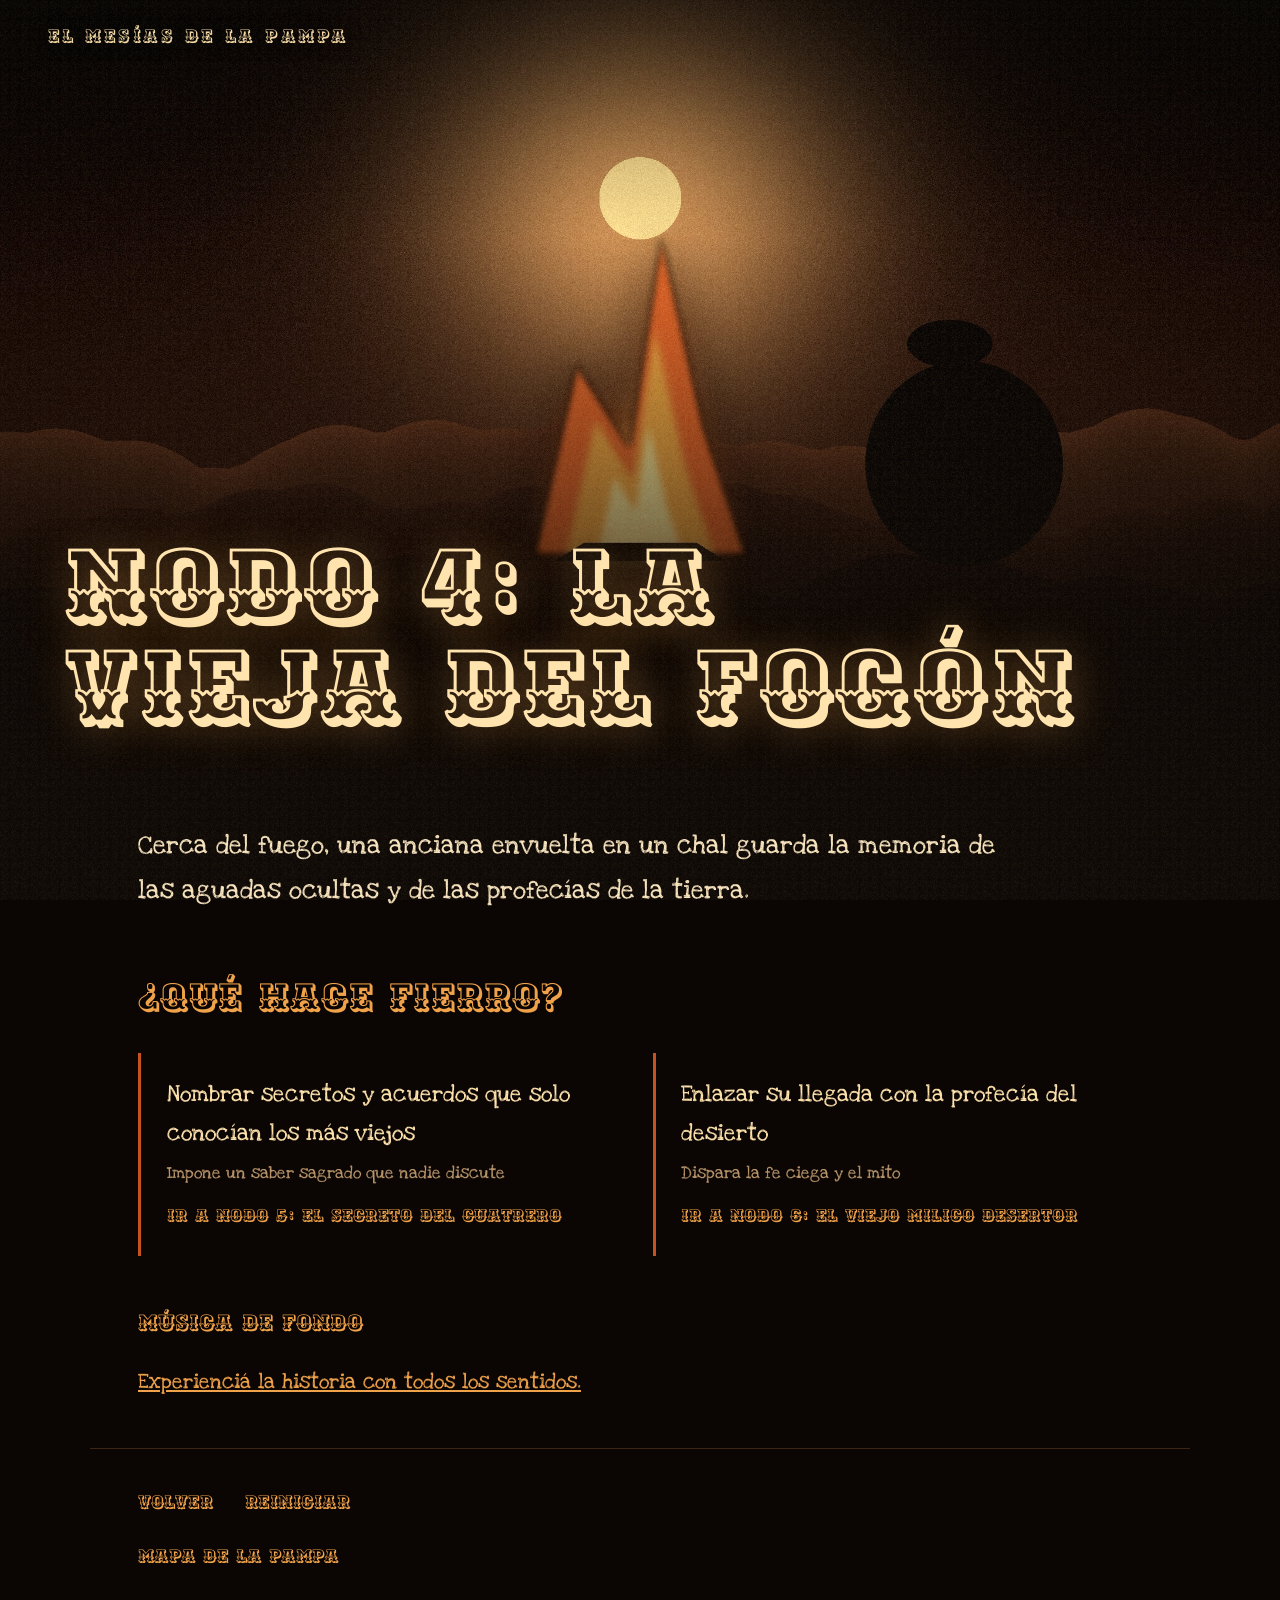
<file: nodo4.html>
<!DOCTYPE html>
<html lang="es"><head><meta charset="utf-8"><meta name="viewport" content="width=device-width, initial-scale=1">
<title>Nodo 4: La Vieja del Fogón | El Mesías de la Pampa</title>
<script>if(sessionStorage.getItem('sand'))document.documentElement.classList.add('sand-in')</script>
<link rel="preconnect" href="https://fonts.googleapis.com"><link rel="preconnect" href="https://fonts.gstatic.com" crossorigin>
<link href="https://fonts.googleapis.com/css2?family=Ewert&family=Love+Ya+Like+A+Sister&display=swap" rel="stylesheet">
<link rel="stylesheet" href="style.css"></head>
<body>
<header class="top"><a class="brand" href="index.html">El Mesías de la Pampa</a></header>
<figure class="hero"><img src="4.jpg" srcset="4-1200.jpg 1200w, 4.jpg 2400w" sizes="100vw" width="2400" height="1350" alt="Un fogón encendido en la noche de la llanura y, sentada a su lado, la silueta de una anciana envuelta en un chal." fetchpriority="high">
<figcaption><h1>Nodo 4: La Vieja del Fogón</h1></figcaption></figure>
<main><article><p class="story">Cerca del fuego, una anciana envuelta en un chal guarda la memoria de las aguadas ocultas y de las profecías de la tierra.</p>
<h2>¿Qué hace Fierro?</h2>
<nav class="choices" aria-label="Decisiones"><a class="choice" href="nodo5.html"><span class="act">Nombrar secretos y acuerdos que solo conocían los más viejos</span><small>Impone un saber sagrado que nadie discute</small><em>Ir a nodo 5: El Secreto del Cuatrero</em></a><a class="choice" href="nodo6.html"><span class="act">Enlazar su llegada con la profecía del desierto</span><small>Dispara la fe ciega y el mito</small><em>Ir a nodo 6: El Viejo Milico Desertor</em></a></nav></article>
<aside class="ambient" aria-label="Ambientación sonora"><h2>Música de fondo</h2><div id="ambient"><noscript><a href="https://www.youtube.com/results?search_query=Atahualpa+Yupanqui+Los+ejes+de+mi+carreta" target="_blank" rel="noopener">Escuchar Los ejes de mi carreta en YouTube</a></noscript></div></aside></main>
<footer><nav class="tools" aria-label="Navegación"><a href="#" data-back>Volver</a><a href="index.html">Reiniciar</a></nav>
<details><summary>Mapa de la pampa</summary><ul class="map"><li><a href="index.html">El galpón de la frontera</a></li><li><a href="nodo1.html">El Capitanejo Desconfiado</a></li><li><a href="nodo2.html">La Sombra del Moreno</a></li><li><a href="nodo3.html">El Rastreador Silencioso</a></li><li><a href="nodo4.html" aria-current="page">La Vieja del Fogón</a></li><li><a href="nodo5.html">El Secreto del Cuatrero</a></li><li><a href="nodo6.html">El Viejo Milico Desertor</a></li><li><a href="nodo7.html">La Guitarra Colgada</a></li><li><a href="nodo8.html">El Juramento de Cruz</a></li><li><a href="nodo9.html">El Fuego de la Frontera</a></li><li><a href="nodo10.html">La Mirada en la Puerta</a></li><li><a href="final-a.html">El destino de guerra</a></li><li><a href="final-b.html">El mesías de la pampa</a></li></ul></details></footer>
<script src="media.js"></script><script src="sand.js"></script></body></html>
</file>
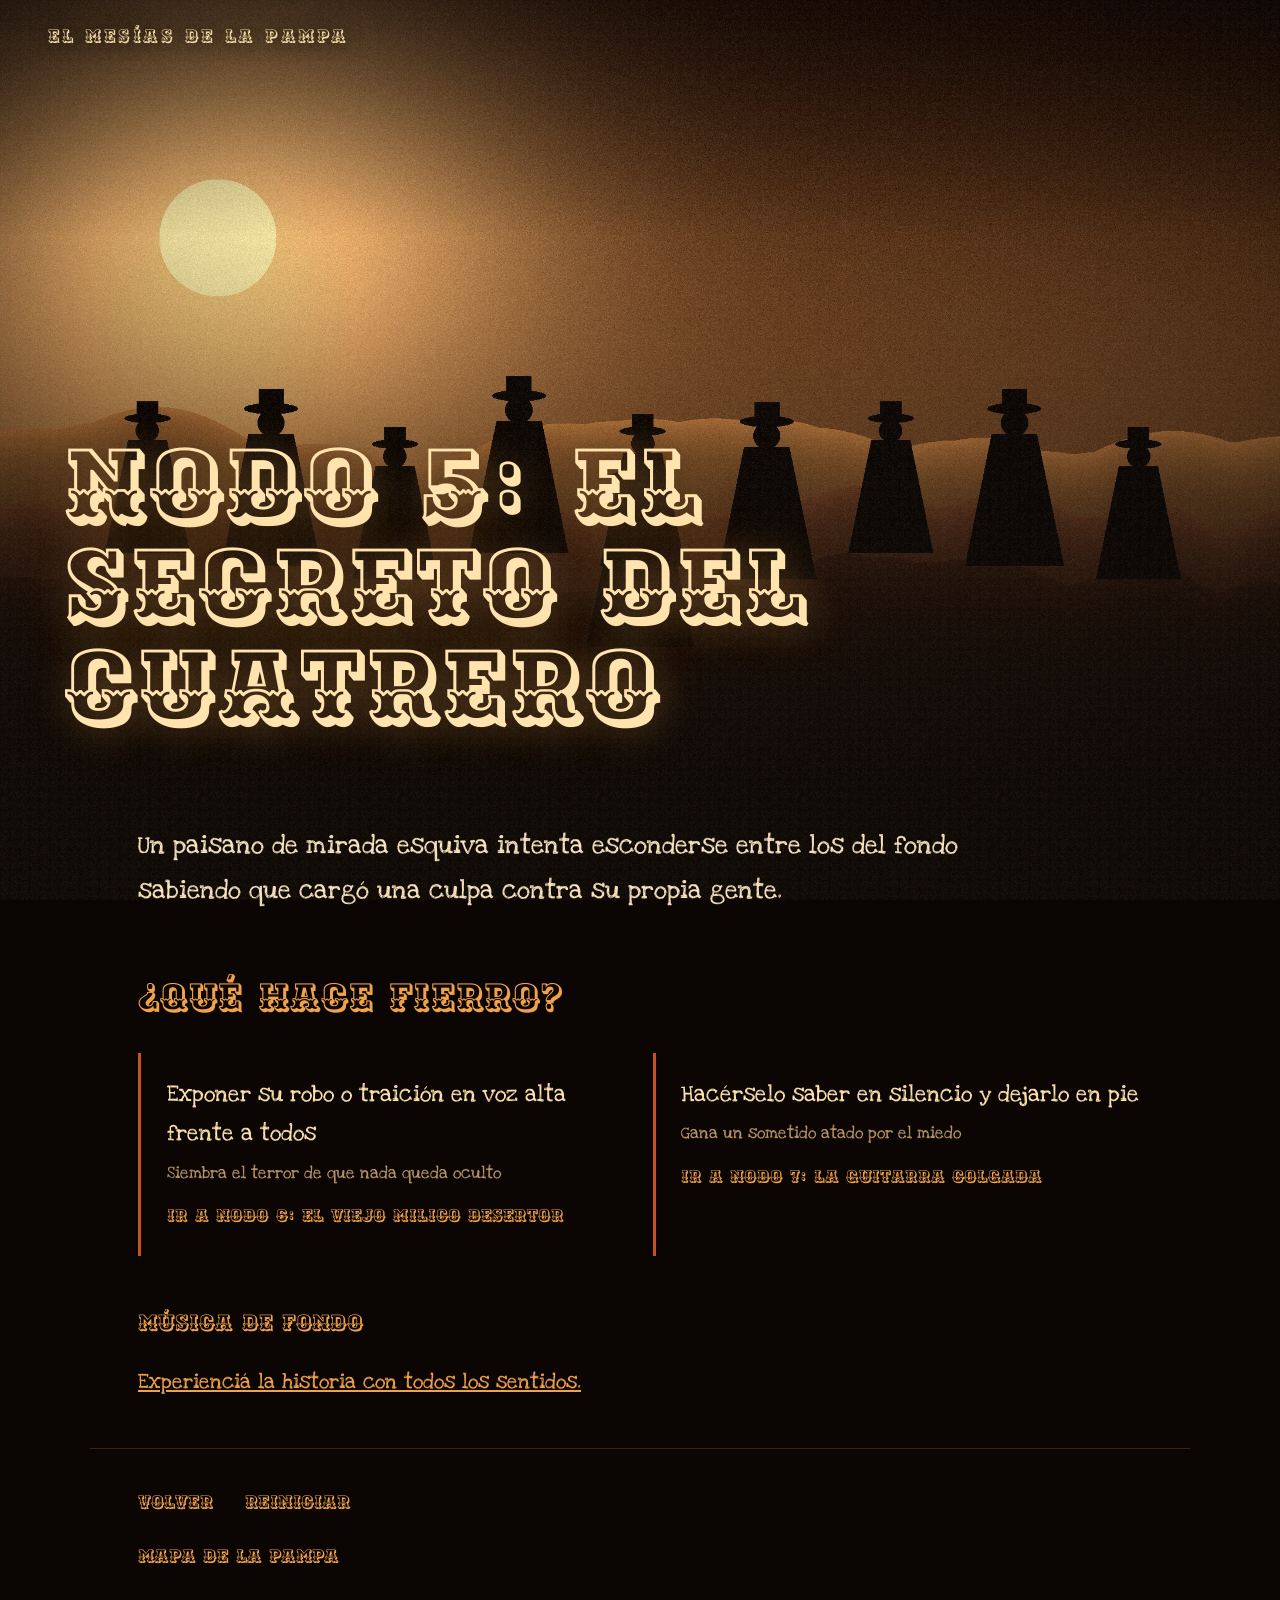
<file: nodo5.html>
<!DOCTYPE html>
<html lang="es"><head><meta charset="utf-8"><meta name="viewport" content="width=device-width, initial-scale=1">
<title>Nodo 5: El Secreto del Cuatrero | El Mesías de la Pampa</title>
<script>if(sessionStorage.getItem('sand'))document.documentElement.classList.add('sand-in')</script>
<link rel="preconnect" href="https://fonts.googleapis.com"><link rel="preconnect" href="https://fonts.gstatic.com" crossorigin>
<link href="https://fonts.googleapis.com/css2?family=Ewert&family=Love+Ya+Like+A+Sister&display=swap" rel="stylesheet">
<link rel="stylesheet" href="style.css"></head>
<body>
<header class="top"><a class="brand" href="index.html">El Mesías de la Pampa</a></header>
<figure class="hero"><img src="5.jpg" srcset="5-1200.jpg 1200w, 5.jpg 2400w" sizes="100vw" width="2400" height="1350" alt="Una fila de paisanos en sombra sobre la arena; uno de ellos, más atrás, intenta ocultarse entre los demás." fetchpriority="high">
<figcaption><h1>Nodo 5: El Secreto del Cuatrero</h1></figcaption></figure>
<main><article><p class="story">Un paisano de mirada esquiva intenta esconderse entre los del fondo sabiendo que cargó una culpa contra su propia gente.</p>
<h2>¿Qué hace Fierro?</h2>
<nav class="choices" aria-label="Decisiones"><a class="choice" href="nodo6.html"><span class="act">Exponer su robo o traición en voz alta frente a todos</span><small>Siembra el terror de que nada queda oculto</small><em>Ir a nodo 6: El Viejo Milico Desertor</em></a><a class="choice" href="nodo7.html"><span class="act">Hacérselo saber en silencio y dejarlo en pie</span><small>Gana un sometido atado por el miedo</small><em>Ir a nodo 7: La Guitarra Colgada</em></a></nav></article>
<aside class="ambient" aria-label="Ambientación sonora"><h2>Música de fondo</h2><div id="ambient"><noscript><a href="https://www.youtube.com/results?search_query=Atahualpa+Yupanqui+Los+ejes+de+mi+carreta" target="_blank" rel="noopener">Escuchar Los ejes de mi carreta en YouTube</a></noscript></div></aside></main>
<footer><nav class="tools" aria-label="Navegación"><a href="#" data-back>Volver</a><a href="index.html">Reiniciar</a></nav>
<details><summary>Mapa de la pampa</summary><ul class="map"><li><a href="index.html">El galpón de la frontera</a></li><li><a href="nodo1.html">El Capitanejo Desconfiado</a></li><li><a href="nodo2.html">La Sombra del Moreno</a></li><li><a href="nodo3.html">El Rastreador Silencioso</a></li><li><a href="nodo4.html">La Vieja del Fogón</a></li><li><a href="nodo5.html" aria-current="page">El Secreto del Cuatrero</a></li><li><a href="nodo6.html">El Viejo Milico Desertor</a></li><li><a href="nodo7.html">La Guitarra Colgada</a></li><li><a href="nodo8.html">El Juramento de Cruz</a></li><li><a href="nodo9.html">El Fuego de la Frontera</a></li><li><a href="nodo10.html">La Mirada en la Puerta</a></li><li><a href="final-a.html">El destino de guerra</a></li><li><a href="final-b.html">El mesías de la pampa</a></li></ul></details></footer>
<script src="media.js"></script><script src="sand.js"></script></body></html>
</file>
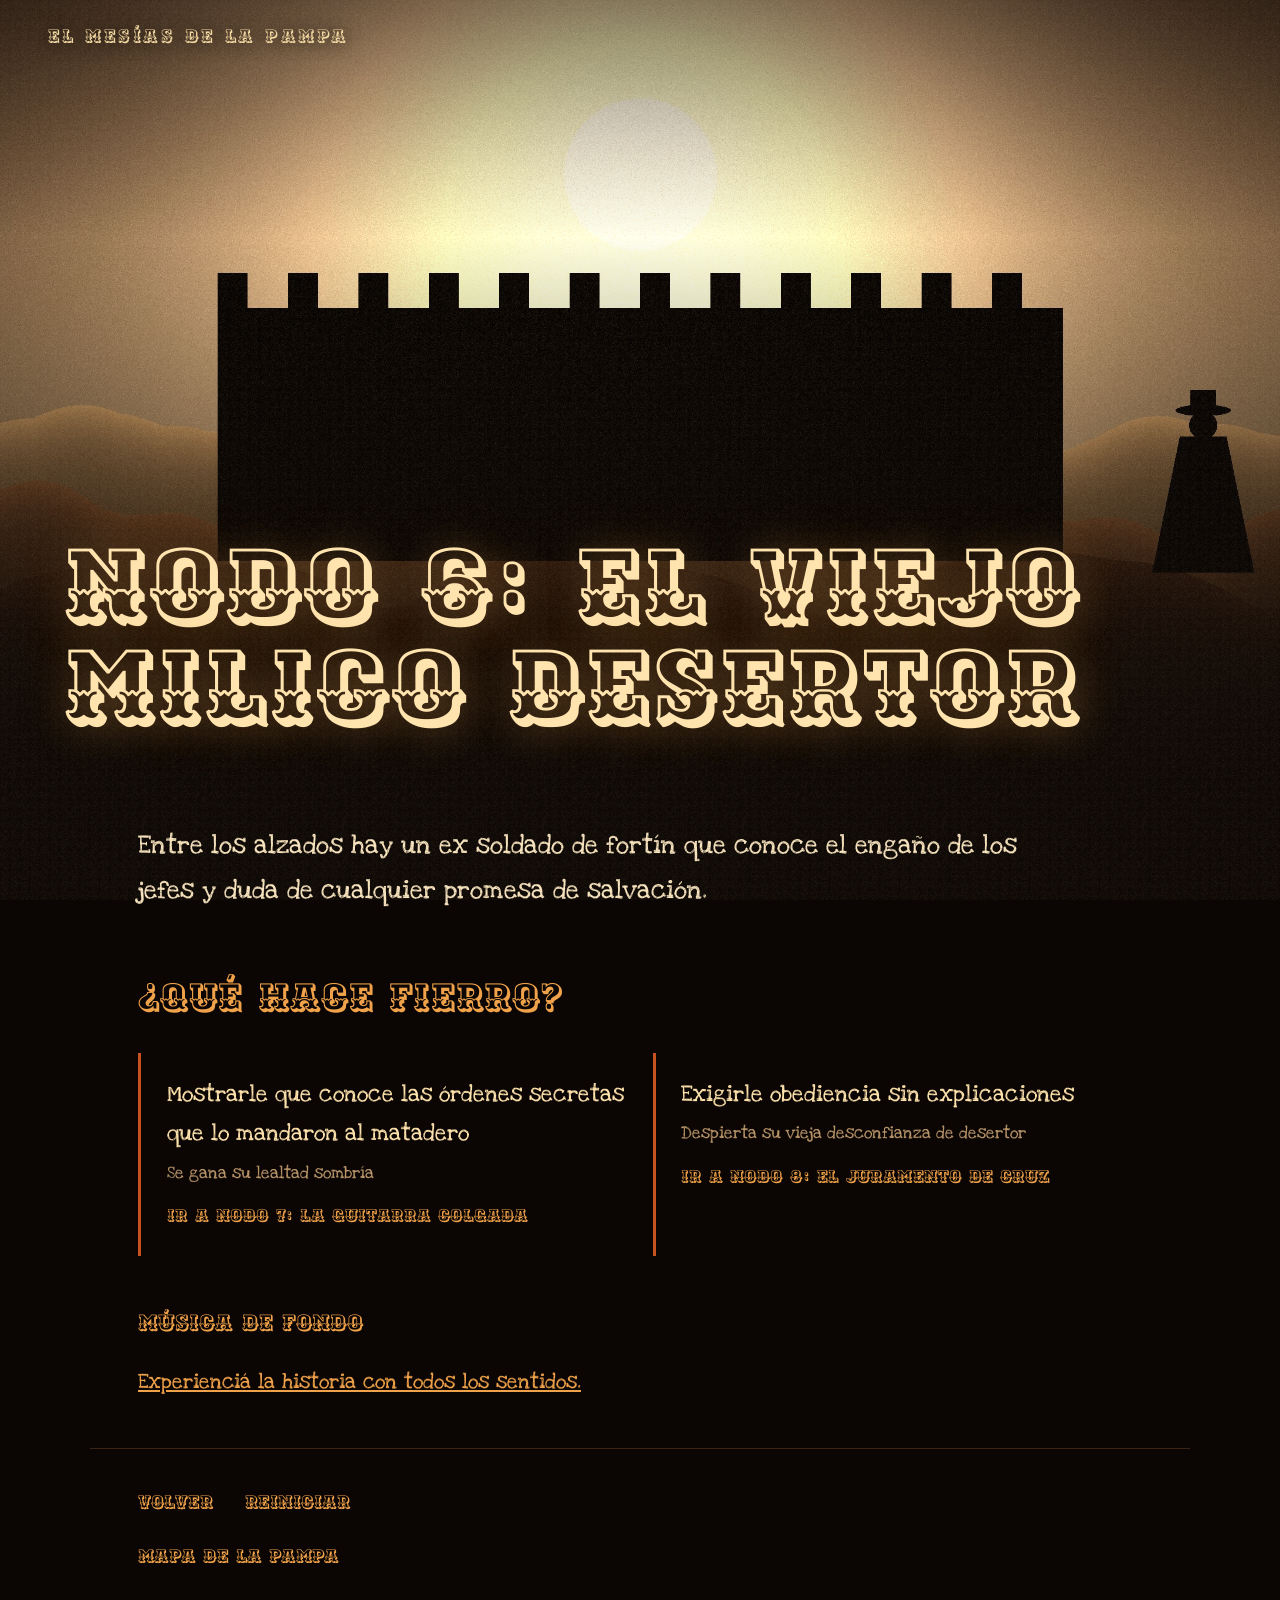
<file: nodo6.html>
<!DOCTYPE html>
<html lang="es"><head><meta charset="utf-8"><meta name="viewport" content="width=device-width, initial-scale=1">
<title>Nodo 6: El Viejo Milico Desertor | El Mesías de la Pampa</title>
<script>if(sessionStorage.getItem('sand'))document.documentElement.classList.add('sand-in')</script>
<link rel="preconnect" href="https://fonts.googleapis.com"><link rel="preconnect" href="https://fonts.gstatic.com" crossorigin>
<link href="https://fonts.googleapis.com/css2?family=Ewert&family=Love+Ya+Like+A+Sister&display=swap" rel="stylesheet">
<link rel="stylesheet" href="style.css"></head>
<body>
<header class="top"><a class="brand" href="index.html">El Mesías de la Pampa</a></header>
<figure class="hero"><img src="6.jpg" srcset="6-1200.jpg 1200w, 6.jpg 2400w" sizes="100vw" width="2400" height="1350" alt="Un fortín de empalizada recortado contra un cielo blanqueado, con un soldado solitario que se aleja por la arena." fetchpriority="high">
<figcaption><h1>Nodo 6: El Viejo Milico Desertor</h1></figcaption></figure>
<main><article><p class="story">Entre los alzados hay un ex soldado de fortín que conoce el engaño de los jefes y duda de cualquier promesa de salvación.</p>
<h2>¿Qué hace Fierro?</h2>
<nav class="choices" aria-label="Decisiones"><a class="choice" href="nodo7.html"><span class="act">Mostrarle que conoce las órdenes secretas que lo mandaron al matadero</span><small>Se gana su lealtad sombría</small><em>Ir a nodo 7: La Guitarra Colgada</em></a><a class="choice" href="nodo8.html"><span class="act">Exigirle obediencia sin explicaciones</span><small>Despierta su vieja desconfianza de desertor</small><em>Ir a nodo 8: El Juramento de Cruz</em></a></nav></article>
<aside class="ambient" aria-label="Ambientación sonora"><h2>Música de fondo</h2><div id="ambient"><noscript><a href="https://www.youtube.com/results?search_query=Atahualpa+Yupanqui+Los+ejes+de+mi+carreta" target="_blank" rel="noopener">Escuchar Los ejes de mi carreta en YouTube</a></noscript></div></aside></main>
<footer><nav class="tools" aria-label="Navegación"><a href="#" data-back>Volver</a><a href="index.html">Reiniciar</a></nav>
<details><summary>Mapa de la pampa</summary><ul class="map"><li><a href="index.html">El galpón de la frontera</a></li><li><a href="nodo1.html">El Capitanejo Desconfiado</a></li><li><a href="nodo2.html">La Sombra del Moreno</a></li><li><a href="nodo3.html">El Rastreador Silencioso</a></li><li><a href="nodo4.html">La Vieja del Fogón</a></li><li><a href="nodo5.html">El Secreto del Cuatrero</a></li><li><a href="nodo6.html" aria-current="page">El Viejo Milico Desertor</a></li><li><a href="nodo7.html">La Guitarra Colgada</a></li><li><a href="nodo8.html">El Juramento de Cruz</a></li><li><a href="nodo9.html">El Fuego de la Frontera</a></li><li><a href="nodo10.html">La Mirada en la Puerta</a></li><li><a href="final-a.html">El destino de guerra</a></li><li><a href="final-b.html">El mesías de la pampa</a></li></ul></details></footer>
<script src="media.js"></script><script src="sand.js"></script></body></html>
</file>
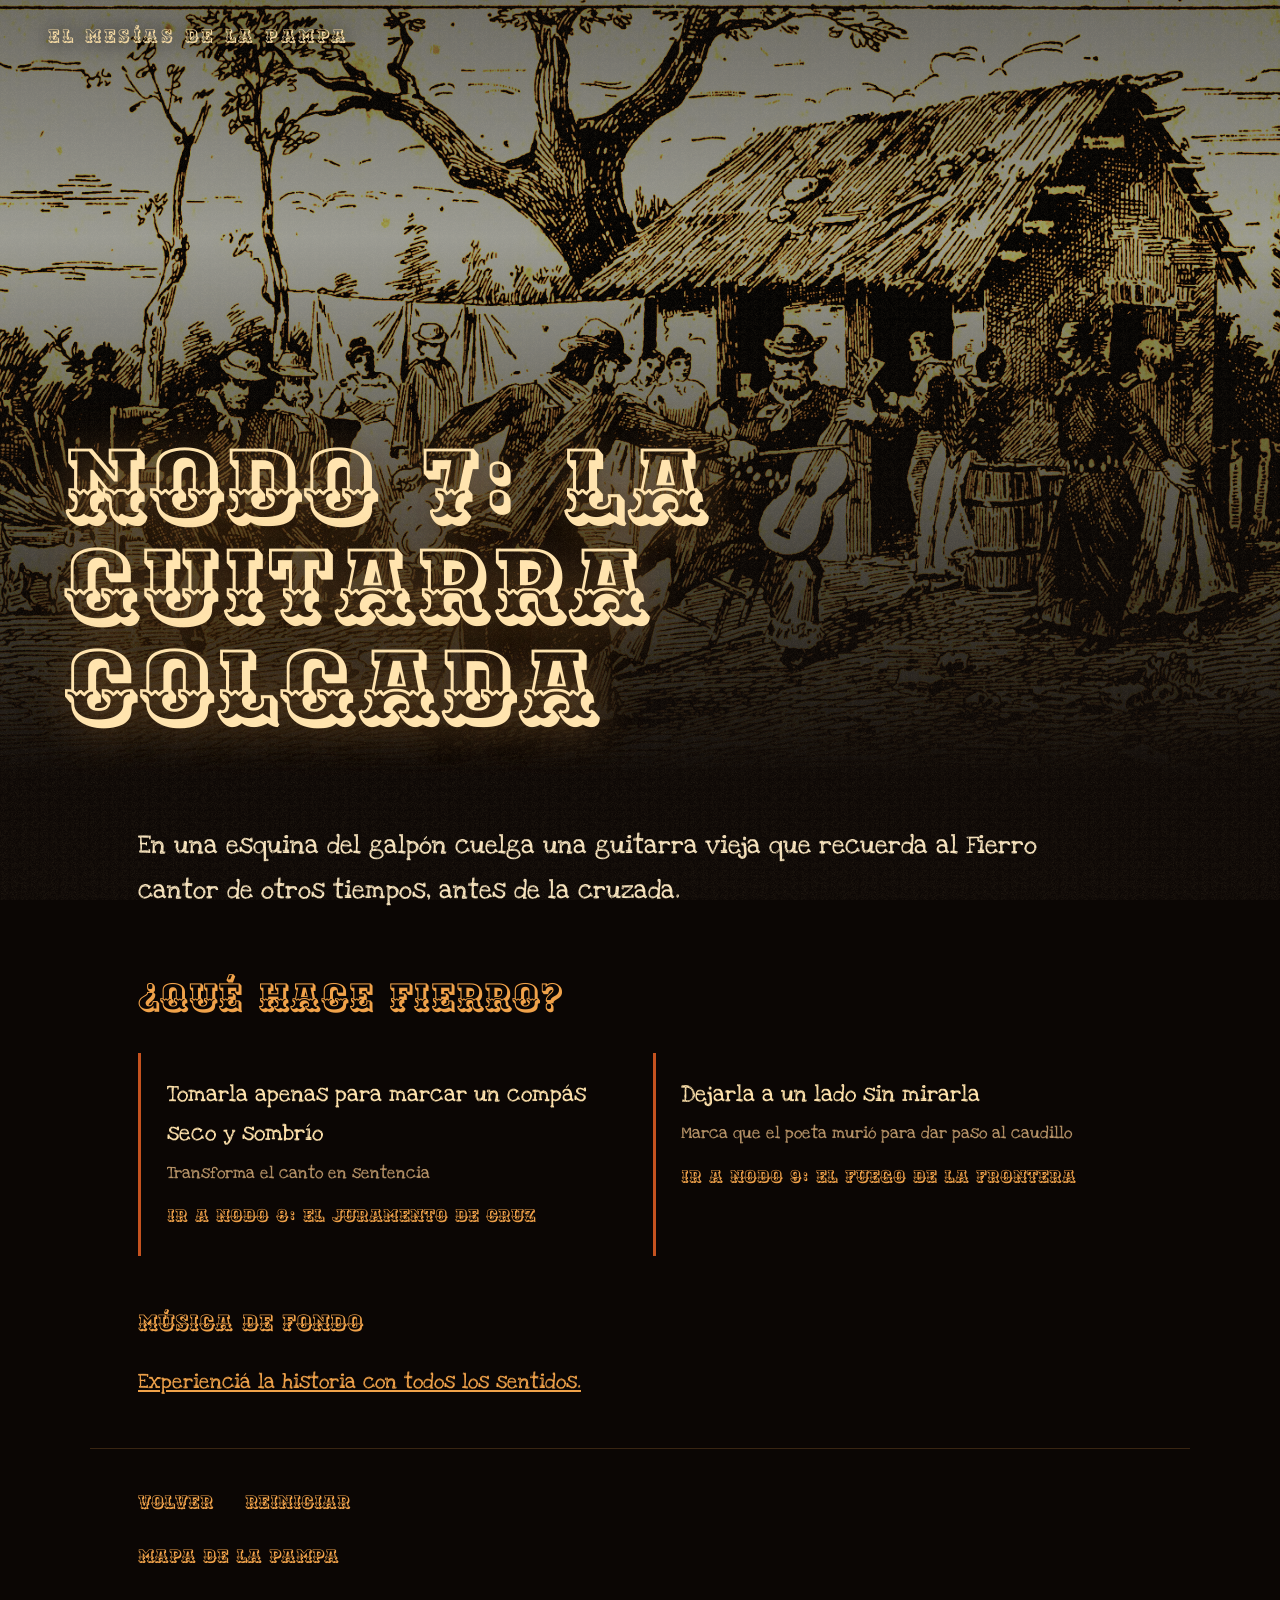
<file: nodo7.html>
<!DOCTYPE html>
<html lang="es"><head><meta charset="utf-8"><meta name="viewport" content="width=device-width, initial-scale=1">
<title>Nodo 7: La Guitarra Colgada | El Mesías de la Pampa</title>
<script>if(sessionStorage.getItem('sand'))document.documentElement.classList.add('sand-in')</script>
<link rel="preconnect" href="https://fonts.googleapis.com"><link rel="preconnect" href="https://fonts.gstatic.com" crossorigin>
<link href="https://fonts.googleapis.com/css2?family=Ewert&family=Love+Ya+Like+A+Sister&display=swap" rel="stylesheet">
<link rel="stylesheet" href="style.css"></head>
<body>
<header class="top"><a class="brand" href="index.html">El Mesías de la Pampa</a></header>
<figure class="hero"><img class="grabado" src="martin_fierro.jpeg" width="1600" height="903" alt="Grabado antiguo en blanco y negro de un duelo gauchesco frente a un rancho de paja: un gaucho con una guitarra criolla enfrenta a otro con el facón mientras paisanos y mujeres miran bajo un árbol." fetchpriority="high">
<figcaption><h1>Nodo 7: La Guitarra Colgada</h1></figcaption></figure>
<main><article><p class="story">En una esquina del galpón cuelga una guitarra vieja que recuerda al Fierro cantor de otros tiempos, antes de la cruzada.</p>
<h2>¿Qué hace Fierro?</h2>
<nav class="choices" aria-label="Decisiones"><a class="choice" href="nodo8.html"><span class="act">Tomarla apenas para marcar un compás seco y sombrío</span><small>Transforma el canto en sentencia</small><em>Ir a nodo 8: El Juramento de Cruz</em></a><a class="choice" href="nodo9.html"><span class="act">Dejarla a un lado sin mirarla</span><small>Marca que el poeta murió para dar paso al caudillo</small><em>Ir a nodo 9: El Fuego de la Frontera</em></a></nav></article>
<aside class="ambient" aria-label="Ambientación sonora"><h2>Música de fondo</h2><div id="ambient"><noscript><a href="https://www.youtube.com/results?search_query=Atahualpa+Yupanqui+Los+ejes+de+mi+carreta" target="_blank" rel="noopener">Escuchar Los ejes de mi carreta en YouTube</a></noscript></div></aside></main>
<footer><nav class="tools" aria-label="Navegación"><a href="#" data-back>Volver</a><a href="index.html">Reiniciar</a></nav>
<details><summary>Mapa de la pampa</summary><ul class="map"><li><a href="index.html">El galpón de la frontera</a></li><li><a href="nodo1.html">El Capitanejo Desconfiado</a></li><li><a href="nodo2.html">La Sombra del Moreno</a></li><li><a href="nodo3.html">El Rastreador Silencioso</a></li><li><a href="nodo4.html">La Vieja del Fogón</a></li><li><a href="nodo5.html">El Secreto del Cuatrero</a></li><li><a href="nodo6.html">El Viejo Milico Desertor</a></li><li><a href="nodo7.html" aria-current="page">La Guitarra Colgada</a></li><li><a href="nodo8.html">El Juramento de Cruz</a></li><li><a href="nodo9.html">El Fuego de la Frontera</a></li><li><a href="nodo10.html">La Mirada en la Puerta</a></li><li><a href="final-a.html">El destino de guerra</a></li><li><a href="final-b.html">El mesías de la pampa</a></li></ul></details></footer>
<script src="media.js"></script><script src="sand.js"></script></body></html>
</file>
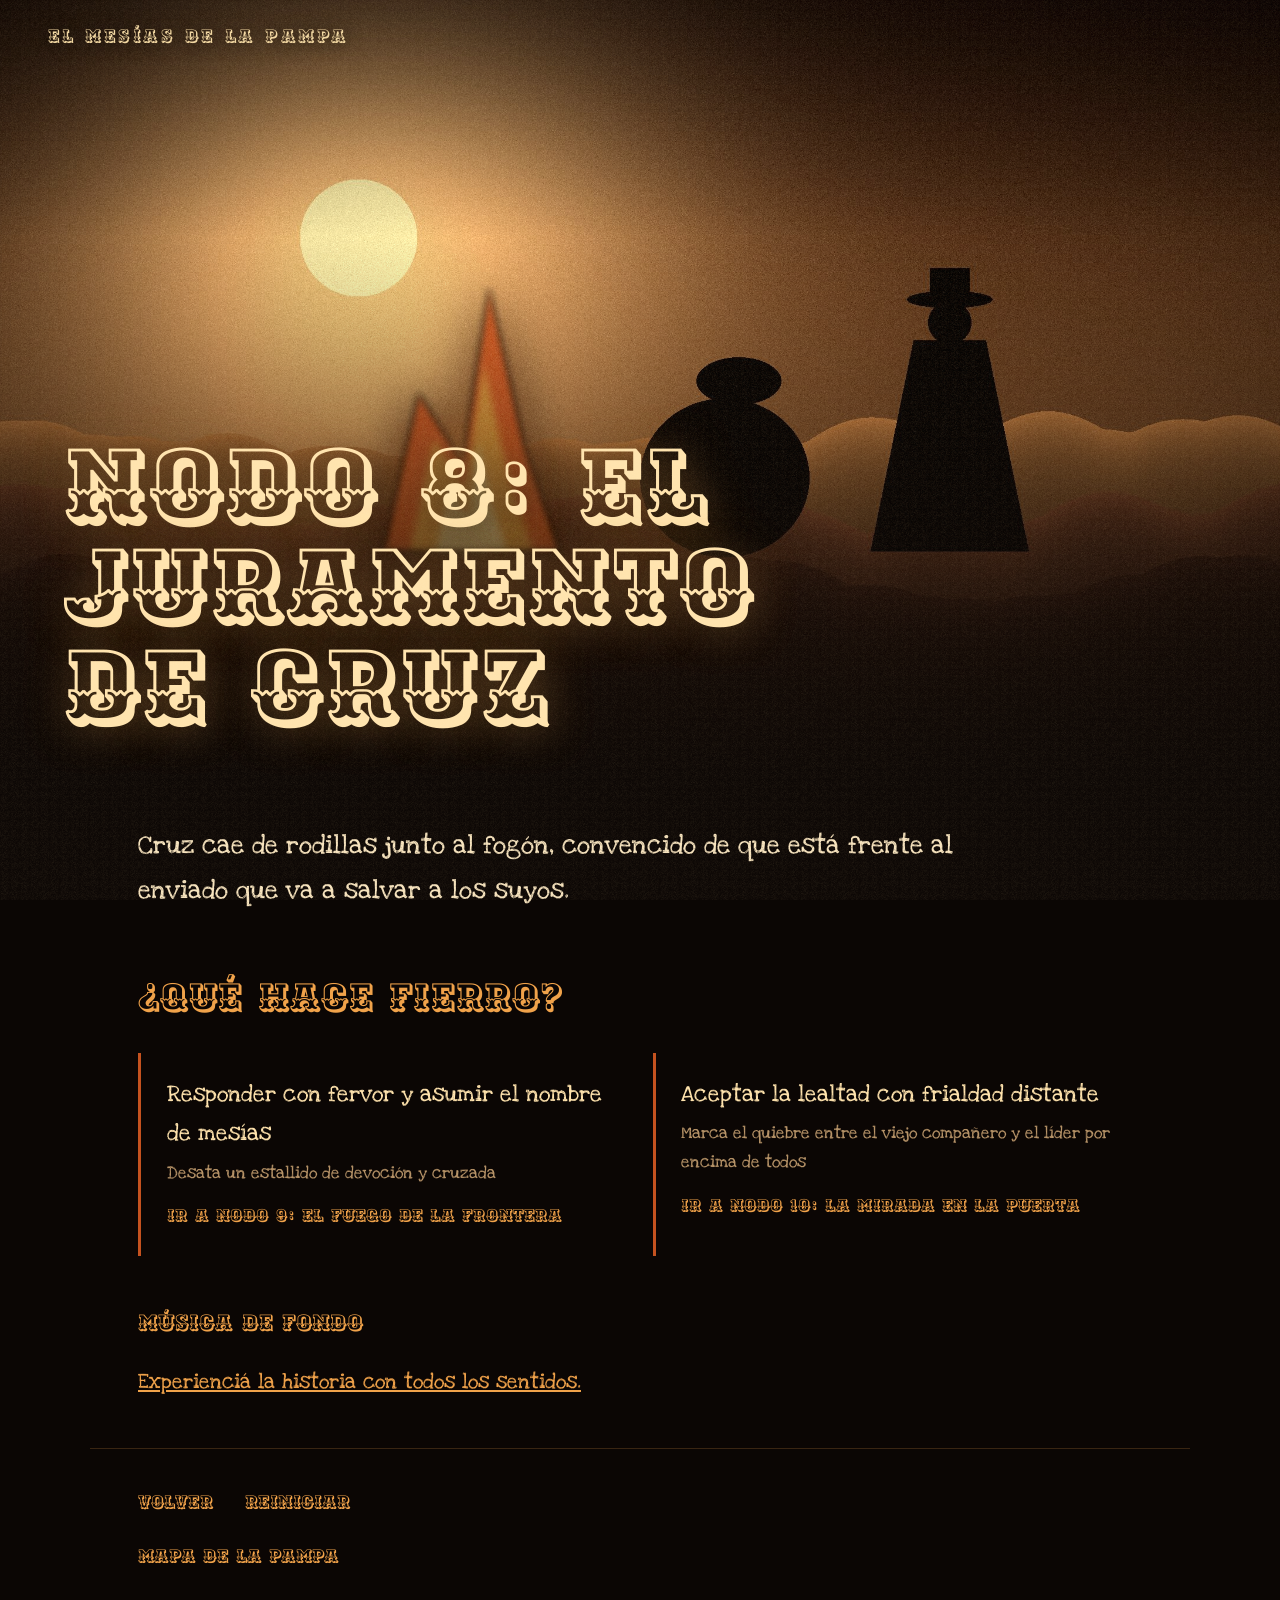
<file: nodo8.html>
<!DOCTYPE html>
<html lang="es"><head><meta charset="utf-8"><meta name="viewport" content="width=device-width, initial-scale=1">
<title>Nodo 8: El Juramento de Cruz | El Mesías de la Pampa</title>
<script>if(sessionStorage.getItem('sand'))document.documentElement.classList.add('sand-in')</script>
<link rel="preconnect" href="https://fonts.googleapis.com"><link rel="preconnect" href="https://fonts.gstatic.com" crossorigin>
<link href="https://fonts.googleapis.com/css2?family=Ewert&family=Love+Ya+Like+A+Sister&display=swap" rel="stylesheet">
<link rel="stylesheet" href="style.css"></head>
<body>
<header class="top"><a class="brand" href="index.html">El Mesías de la Pampa</a></header>
<figure class="hero"><img src="8.jpg" srcset="8-1200.jpg 1200w, 8.jpg 2400w" sizes="100vw" width="2400" height="1350" alt="Cruz arrodillado junto a un fogón y, de pie frente a él, la figura alta de Fierro contra un sol bajo." fetchpriority="high">
<figcaption><h1>Nodo 8: El Juramento de Cruz</h1></figcaption></figure>
<main><article><p class="story">Cruz cae de rodillas junto al fogón, convencido de que está frente al enviado que va a salvar a los suyos.</p>
<h2>¿Qué hace Fierro?</h2>
<nav class="choices" aria-label="Decisiones"><a class="choice" href="nodo9.html"><span class="act">Responder con fervor y asumir el nombre de mesías</span><small>Desata un estallido de devoción y cruzada</small><em>Ir a nodo 9: El Fuego de la Frontera</em></a><a class="choice" href="nodo10.html"><span class="act">Aceptar la lealtad con frialdad distante</span><small>Marca el quiebre entre el viejo compañero y el líder por encima de todos</small><em>Ir a nodo 10: La Mirada en la Puerta</em></a></nav></article>
<aside class="ambient" aria-label="Ambientación sonora"><h2>Música de fondo</h2><div id="ambient"><noscript><a href="https://www.youtube.com/results?search_query=Atahualpa+Yupanqui+Los+ejes+de+mi+carreta" target="_blank" rel="noopener">Escuchar Los ejes de mi carreta en YouTube</a></noscript></div></aside></main>
<footer><nav class="tools" aria-label="Navegación"><a href="#" data-back>Volver</a><a href="index.html">Reiniciar</a></nav>
<details><summary>Mapa de la pampa</summary><ul class="map"><li><a href="index.html">El galpón de la frontera</a></li><li><a href="nodo1.html">El Capitanejo Desconfiado</a></li><li><a href="nodo2.html">La Sombra del Moreno</a></li><li><a href="nodo3.html">El Rastreador Silencioso</a></li><li><a href="nodo4.html">La Vieja del Fogón</a></li><li><a href="nodo5.html">El Secreto del Cuatrero</a></li><li><a href="nodo6.html">El Viejo Milico Desertor</a></li><li><a href="nodo7.html">La Guitarra Colgada</a></li><li><a href="nodo8.html" aria-current="page">El Juramento de Cruz</a></li><li><a href="nodo9.html">El Fuego de la Frontera</a></li><li><a href="nodo10.html">La Mirada en la Puerta</a></li><li><a href="final-a.html">El destino de guerra</a></li><li><a href="final-b.html">El mesías de la pampa</a></li></ul></details></footer>
<script src="media.js"></script><script src="sand.js"></script></body></html>
</file>
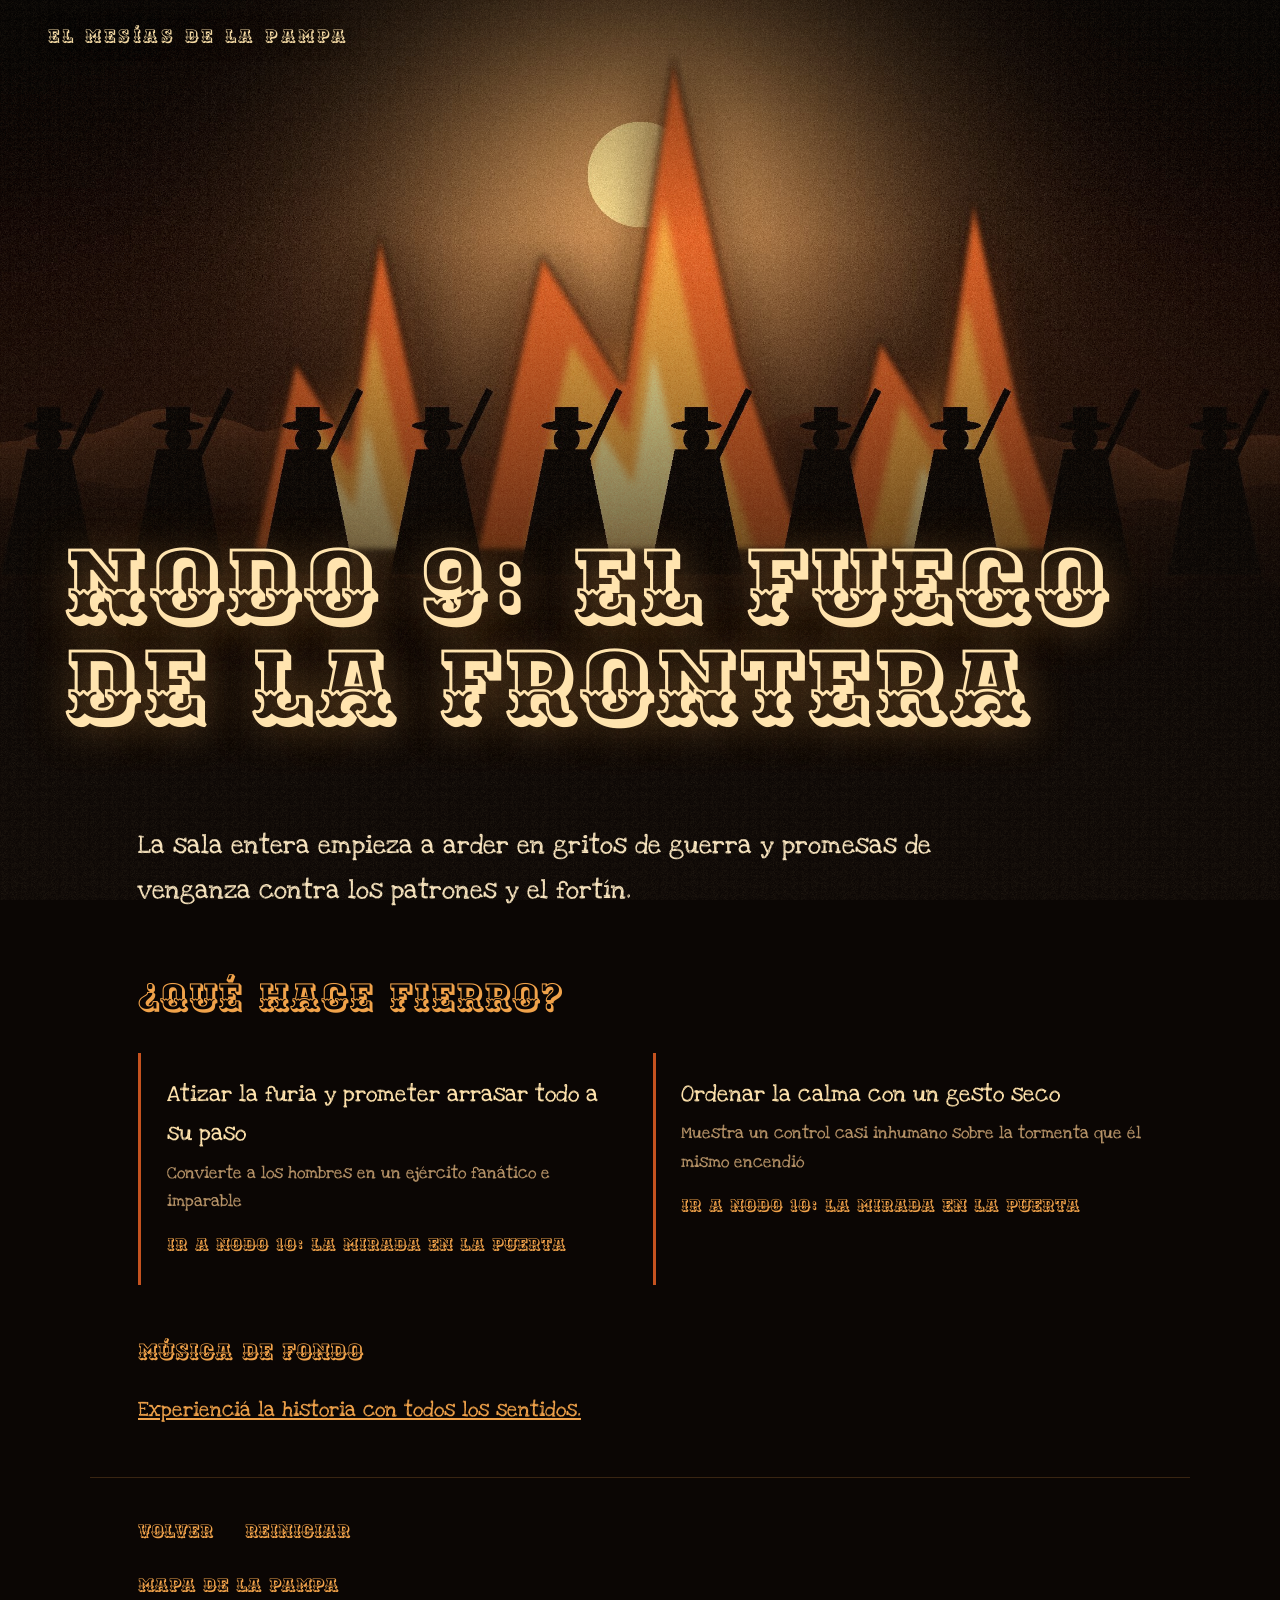
<file: nodo9.html>
<!DOCTYPE html>
<html lang="es"><head><meta charset="utf-8"><meta name="viewport" content="width=device-width, initial-scale=1">
<title>Nodo 9: El Fuego de la Frontera | El Mesías de la Pampa</title>
<script>if(sessionStorage.getItem('sand'))document.documentElement.classList.add('sand-in')</script>
<link rel="preconnect" href="https://fonts.googleapis.com"><link rel="preconnect" href="https://fonts.gstatic.com" crossorigin>
<link href="https://fonts.googleapis.com/css2?family=Ewert&family=Love+Ya+Like+A+Sister&display=swap" rel="stylesheet">
<link rel="stylesheet" href="style.css"></head>
<body>
<header class="top"><a class="brand" href="index.html">El Mesías de la Pampa</a></header>
<figure class="hero"><img src="9.jpg" srcset="9-1200.jpg 1200w, 9.jpg 2400w" sizes="100vw" width="2400" height="1350" alt="Tres hogueras enormes y una fila de gauchos con los brazos en alto, gritando en la noche de la frontera." fetchpriority="high">
<figcaption><h1>Nodo 9: El Fuego de la Frontera</h1></figcaption></figure>
<main><article><p class="story">La sala entera empieza a arder en gritos de guerra y promesas de venganza contra los patrones y el fortín.</p>
<h2>¿Qué hace Fierro?</h2>
<nav class="choices" aria-label="Decisiones"><a class="choice" href="nodo10.html"><span class="act">Atizar la furia y prometer arrasar todo a su paso</span><small>Convierte a los hombres en un ejército fanático e imparable</small><em>Ir a nodo 10: La Mirada en la Puerta</em></a><a class="choice" href="nodo10.html"><span class="act">Ordenar la calma con un gesto seco</span><small>Muestra un control casi inhumano sobre la tormenta que él mismo encendió</small><em>Ir a nodo 10: La Mirada en la Puerta</em></a></nav></article>
<aside class="ambient" aria-label="Ambientación sonora"><h2>Música de fondo</h2><div id="ambient"><noscript><a href="https://www.youtube.com/results?search_query=Atahualpa+Yupanqui+Los+ejes+de+mi+carreta" target="_blank" rel="noopener">Escuchar Los ejes de mi carreta en YouTube</a></noscript></div></aside></main>
<footer><nav class="tools" aria-label="Navegación"><a href="#" data-back>Volver</a><a href="index.html">Reiniciar</a></nav>
<details><summary>Mapa de la pampa</summary><ul class="map"><li><a href="index.html">El galpón de la frontera</a></li><li><a href="nodo1.html">El Capitanejo Desconfiado</a></li><li><a href="nodo2.html">La Sombra del Moreno</a></li><li><a href="nodo3.html">El Rastreador Silencioso</a></li><li><a href="nodo4.html">La Vieja del Fogón</a></li><li><a href="nodo5.html">El Secreto del Cuatrero</a></li><li><a href="nodo6.html">El Viejo Milico Desertor</a></li><li><a href="nodo7.html">La Guitarra Colgada</a></li><li><a href="nodo8.html">El Juramento de Cruz</a></li><li><a href="nodo9.html" aria-current="page">El Fuego de la Frontera</a></li><li><a href="nodo10.html">La Mirada en la Puerta</a></li><li><a href="final-a.html">El destino de guerra</a></li><li><a href="final-b.html">El mesías de la pampa</a></li></ul></details></footer>
<script src="media.js"></script><script src="sand.js"></script></body></html>
</file>
<file: style.css>
:root{--ink:#0b0604;--ash:#1c0f09;--sand:#f1d6a0;--gold:#f0a24a;--rust:#c5521f;--dim:#b99569;
--f-title:"Ewert",Georgia,serif;--f-text:"Love Ya Like A Sister","Comic Sans MS",cursive}
*{box-sizing:border-box}html{scroll-behavior:smooth;background:var(--ink)}
html.sand-in::before{content:"";position:fixed;inset:0;background:var(--ink);z-index:9998}
body{margin:0;background:radial-gradient(120% 60% at 50% 0%,#2b130a,var(--ink) 70%);color:var(--sand);font-family:var(--f-text);font-size:1.3rem;line-height:1.7}
body::after{content:"";position:fixed;inset:0;pointer-events:none;opacity:.12;mix-blend-mode:screen;z-index:5;
background:url("data:image/svg+xml,%3Csvg xmlns='http://www.w3.org/2000/svg' width='200' height='200'%3E%3Cfilter id='n'%3E%3CfeTurbulence baseFrequency='.9' numOctaves='2'/%3E%3CfeColorMatrix values='0 0 0 0 1 0 0 0 0 .7 0 0 0 0 .3 0 0 0 .9 0'/%3E%3C/filter%3E%3Crect width='200' height='200' filter='url(%23n)'/%3E%3C/svg%3E")}
.top{position:absolute;inset:0 0 auto;z-index:4;padding:1.2rem clamp(1rem,4vw,3rem)}
.brand{font-family:var(--f-title);font-size:1.1rem;letter-spacing:.14em;color:var(--sand);text-decoration:none;text-shadow:0 0 18px #000}
.hero{margin:0;position:relative;height:88vh;min-height:420px;overflow:hidden}
.hero img{width:100%;height:100%;object-fit:cover;display:block;filter:sepia(.25) contrast(1.05)}
.hero::after{content:"";position:absolute;inset:0;background:linear-gradient(to bottom,#0b060455,transparent 30%,var(--ink) 98%)}
.hero figcaption{position:absolute;z-index:2;left:clamp(1rem,5vw,4rem);right:clamp(1rem,5vw,4rem);bottom:6vh}
h1{font-family:var(--f-title);font-weight:400;font-size:clamp(2.4rem,8vw,7.2rem);line-height:.98;margin:0;color:#ffe3ad;text-shadow:0 0 40px #f0a24a88,0 4px 30px #000;text-wrap:balance}
h2{font-family:var(--f-title);font-weight:400;font-size:clamp(1.5rem,3.4vw,2.4rem);color:var(--gold);margin:3.2rem 0 1.4rem}
main{max-width:1100px;margin:0 auto;padding:2rem clamp(1rem,5vw,3rem) 3rem}
p{margin:0}.story{font-size:clamp(1.3rem,2.2vw,1.65rem);max-width:60ch;color:#f7e3bd}
.choices{display:grid;grid-template-columns:repeat(auto-fit,minmax(min(100%,340px),1fr));gap:1.6rem}
.choice{display:block;padding:1.4rem 0 1.4rem 1.6rem;border-left:3px solid var(--rust);color:var(--sand);text-decoration:none;position:relative;transition:border-color .3s,background .3s,padding .3s}
.choice:hover,.choice:focus-visible{border-color:var(--gold);background:linear-gradient(90deg,#f0a24a24,transparent);padding-left:2.1rem;outline:none}
.choice .act{display:block;font-size:1.45rem;color:#ffe3ad}.choice small{display:block;font-size:1.05rem;color:var(--dim);margin:.3rem 0 .7rem}
.choice em{font-style:normal;font-family:var(--f-title);color:var(--gold);font-size:1.05rem}
.ambient{margin-top:3rem}.ambient iframe{width:100%;max-width:640px;aspect-ratio:16/9;border:0;border-radius:2px;filter:sepia(.5) saturate(1.2)}
.ambient a{color:var(--gold)}.ambient h2{font-size:1.4rem;margin-top:0}
footer{max-width:1100px;margin:0 auto;padding:1rem clamp(1rem,5vw,3rem) 4rem;border-top:1px solid #f0a24a33}
.tools{display:flex;gap:2rem;margin:1.4rem 0}.tools a,summary{font-family:var(--f-title);color:var(--gold);text-decoration:none;cursor:pointer;font-size:1.15rem}
.tools a:hover{color:#ffe3ad}summary{list-style:none}.map{display:flex;flex-wrap:wrap;gap:.4rem 1.6rem;list-style:none;padding:1rem 0;margin:0}
.map a{color:var(--sand);text-decoration:none;font-size:1.05rem}.map a:hover,.map a[aria-current]{color:var(--gold);text-decoration:underline}
a:focus-visible{outline:2px solid var(--gold);outline-offset:4px}
#sand{position:fixed;inset:0;width:100%;height:100%;z-index:9999;pointer-events:none}
@media(max-width:640px){body{font-size:1.15rem}.hero{height:70vh}}
@media(prefers-reduced-motion:reduce){*{transition:none!important}}

/* grabado de portada: tinte ocre estilo Dune 2 */
.hero img.grabado{filter:sepia(1) saturate(2.4) hue-rotate(-12deg) contrast(1.25) brightness(.6)}
</file>
